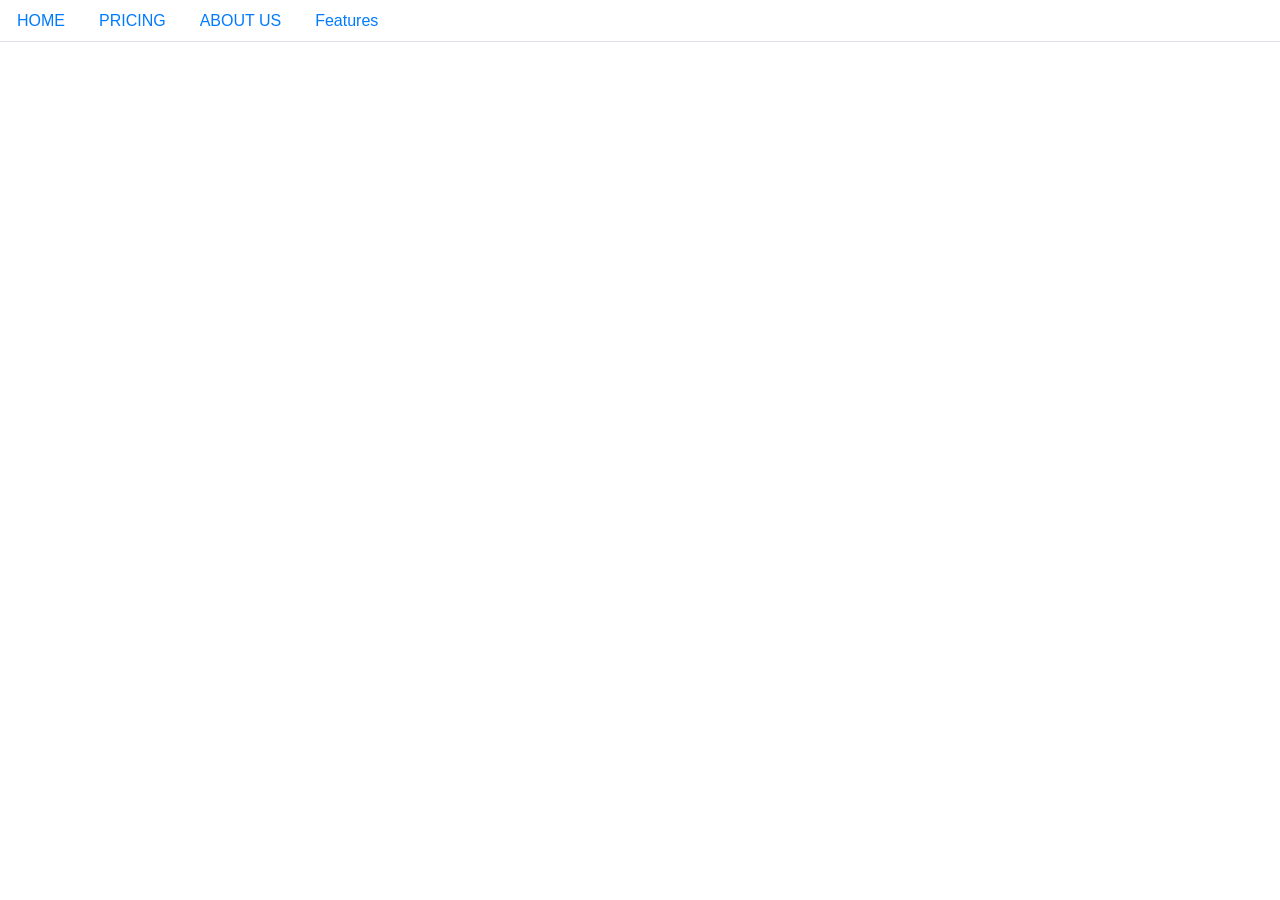
<file: homepage/index.html>
<!DOCTYPE HTML>

<meta http-equiv="X-UA-Compatible" content="IE=edge">
<meta name="viewport" content="width=device-width, initial-scale=1.0">
<link href="css/bootstrap-4.4.1.css" rel="stylesheet" type="text/css">
<ul class="nav nav-tabs">
  <li class="nav-item"> <a class="nav-link" href="#HOME">HOME</a> </li>
  <li class="nav-item"> <a class="nav-link" href="#PRICING">PRICING</a> </li>
  <li class="nav-item"> <a class="nav-link" href="#ABOUT_US">ABOUT US</a> </li>
  <li class="nav-item"> <a class="nav-link" href="#FEATURES">Features</a> </li>
</ul>
<a href="#HOME"></a><meta name="description" content="This is a website where you can use to make and take test from a student in an extremely secured website. We have a timer and a number of other features to prevent students from cheating."></a>
</file>
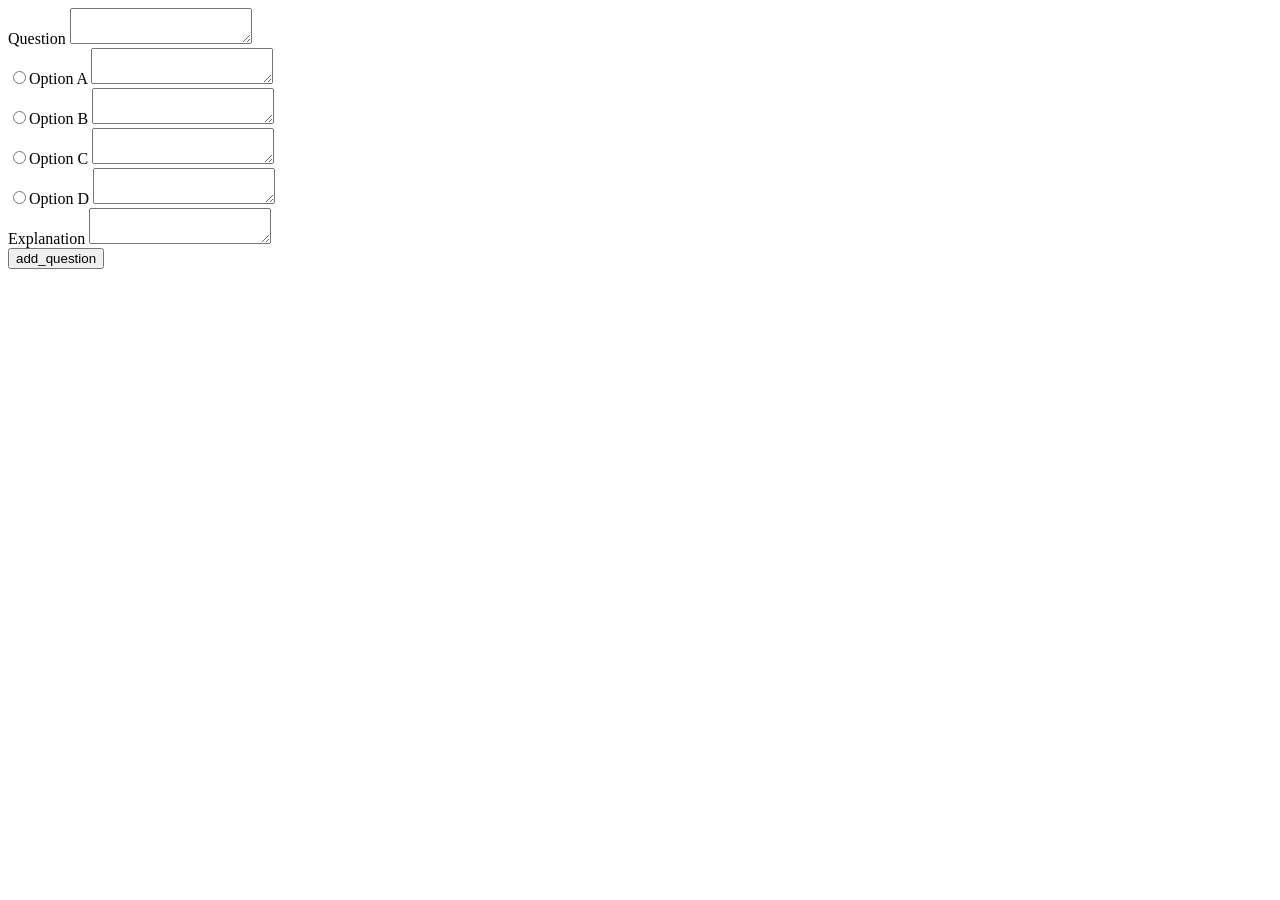
<file: add_question.html>
<!DOCTYPE html>
<html lang="en">
<head>
    <script src="https://cdn.tiny.cloud/1/n68z02rtov5tj3fyw2jjrelct2ua301hltonpdwn1vovd1f7/tinymce/5/tinymce.min.js" referrerpolicy="origin"></script>
    <meta charset="UTF-8">
    <meta http-equiv="X-UA-Compatible" content="IE=edge">
    <meta name="viewport" content="width=device-width, initial-scale=1.0">
    <title>Question add</title>
	
</head>
<body>
	<script>
		function getCookie(cname) {
			let name = cname + "=";
			let decodedCookie = decodeURIComponent(document.cookie);
			let ca = decodedCookie.split(';');
			for(let i = 0; i <ca.length; i++) {
				let c = ca[i];
				while (c.charAt(0) == ' ') {
				c = c.substring(1);
				}
				if (c.indexOf(name) == 0) {
				return c.substring(name.length, c.length);
				}
			}
			return "";
		}
		
			var session = getCookie("SESSIONid");
			console.log(session);
		
			if (session == null) {
				window.location.replace("/index.php");
			}
	</script>
    <form action="q_add.php" type="GET" id="f_id">
        <label>Question</label>
	    <textarea form="f_id" name="question">
	    </textarea><br>

        <input type="radio" name="cor_ans" value="A"><label>Option A</label>
	    <textarea form="f_id" name="option_a">
	    </textarea><br>

        <input type="radio" name="cor_ans" value="B"><label>Option B</label>
	    <textarea form="f_id" name="option_b">
	    </textarea><br>   

        <input type="radio" name="cor_ans" value="C"><label>Option C</label>
	    <textarea form="f_id" name="option_c">
	    </textarea><br> 

        <input type="radio" name="cor_ans" value="D"><label>Option D</label>
	    <textarea form="f_id" name="option_d">
	    </textarea><br>
        
        <label>Explanation</label>
	    <textarea form="f_id" name="explanation">
	    </textarea><br>

        <input type="submit" value="add_question">
    </form>

    <script>
		tinymce.init({
		selector: 'textarea',
		plugins: 'a11ychecker advcode casechange export formatpainter linkchecker autolink lists checklist media mediaembed pageembed permanentpen powerpaste table advtable tinycomments tinymcespellchecker',
		toolbar: 'a11ycheck addcomment showcomments casechange checklist code export formatpainter pageembed permanentpen table',
		toolbar_mode: 'floating', 
		tinycomments_mode: 'embedded',
		tinycomments_author: 'Bikram Ghuku', 
    })
	</script>
</body>
</html>
</file>
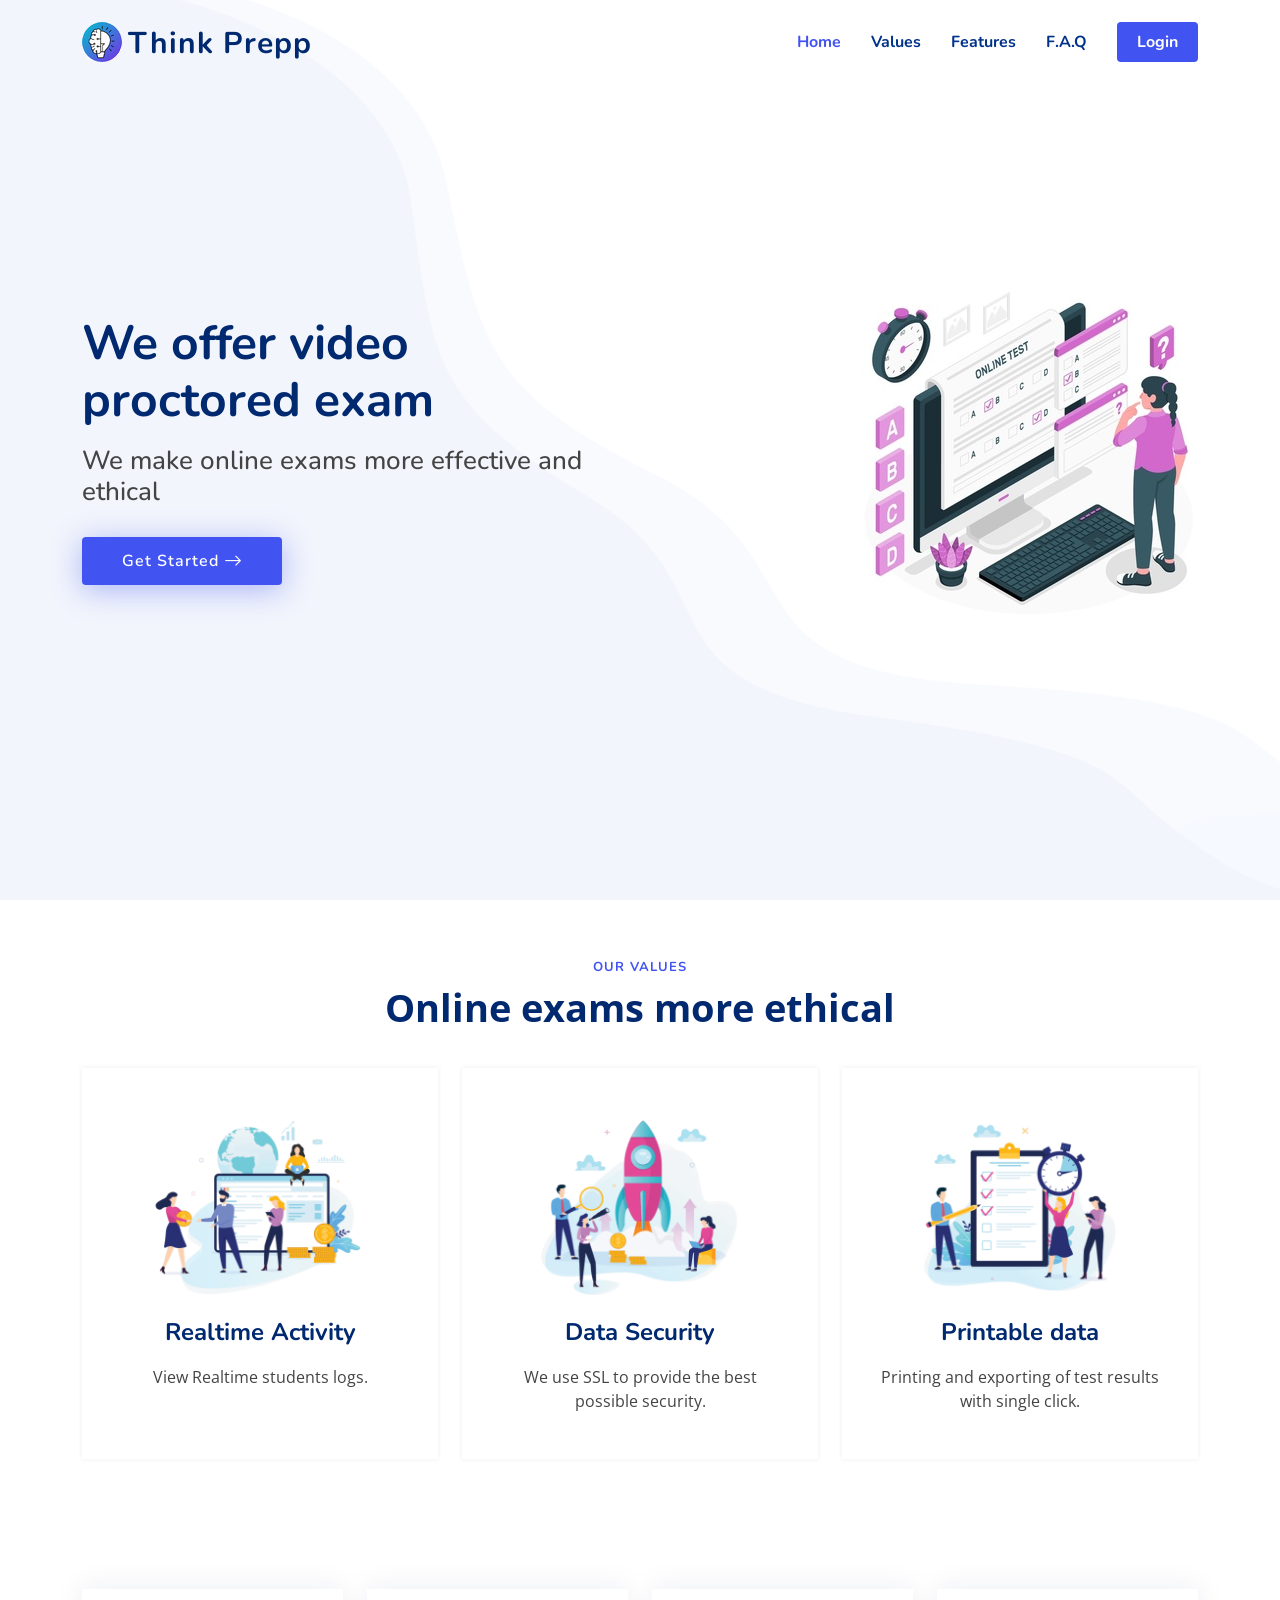
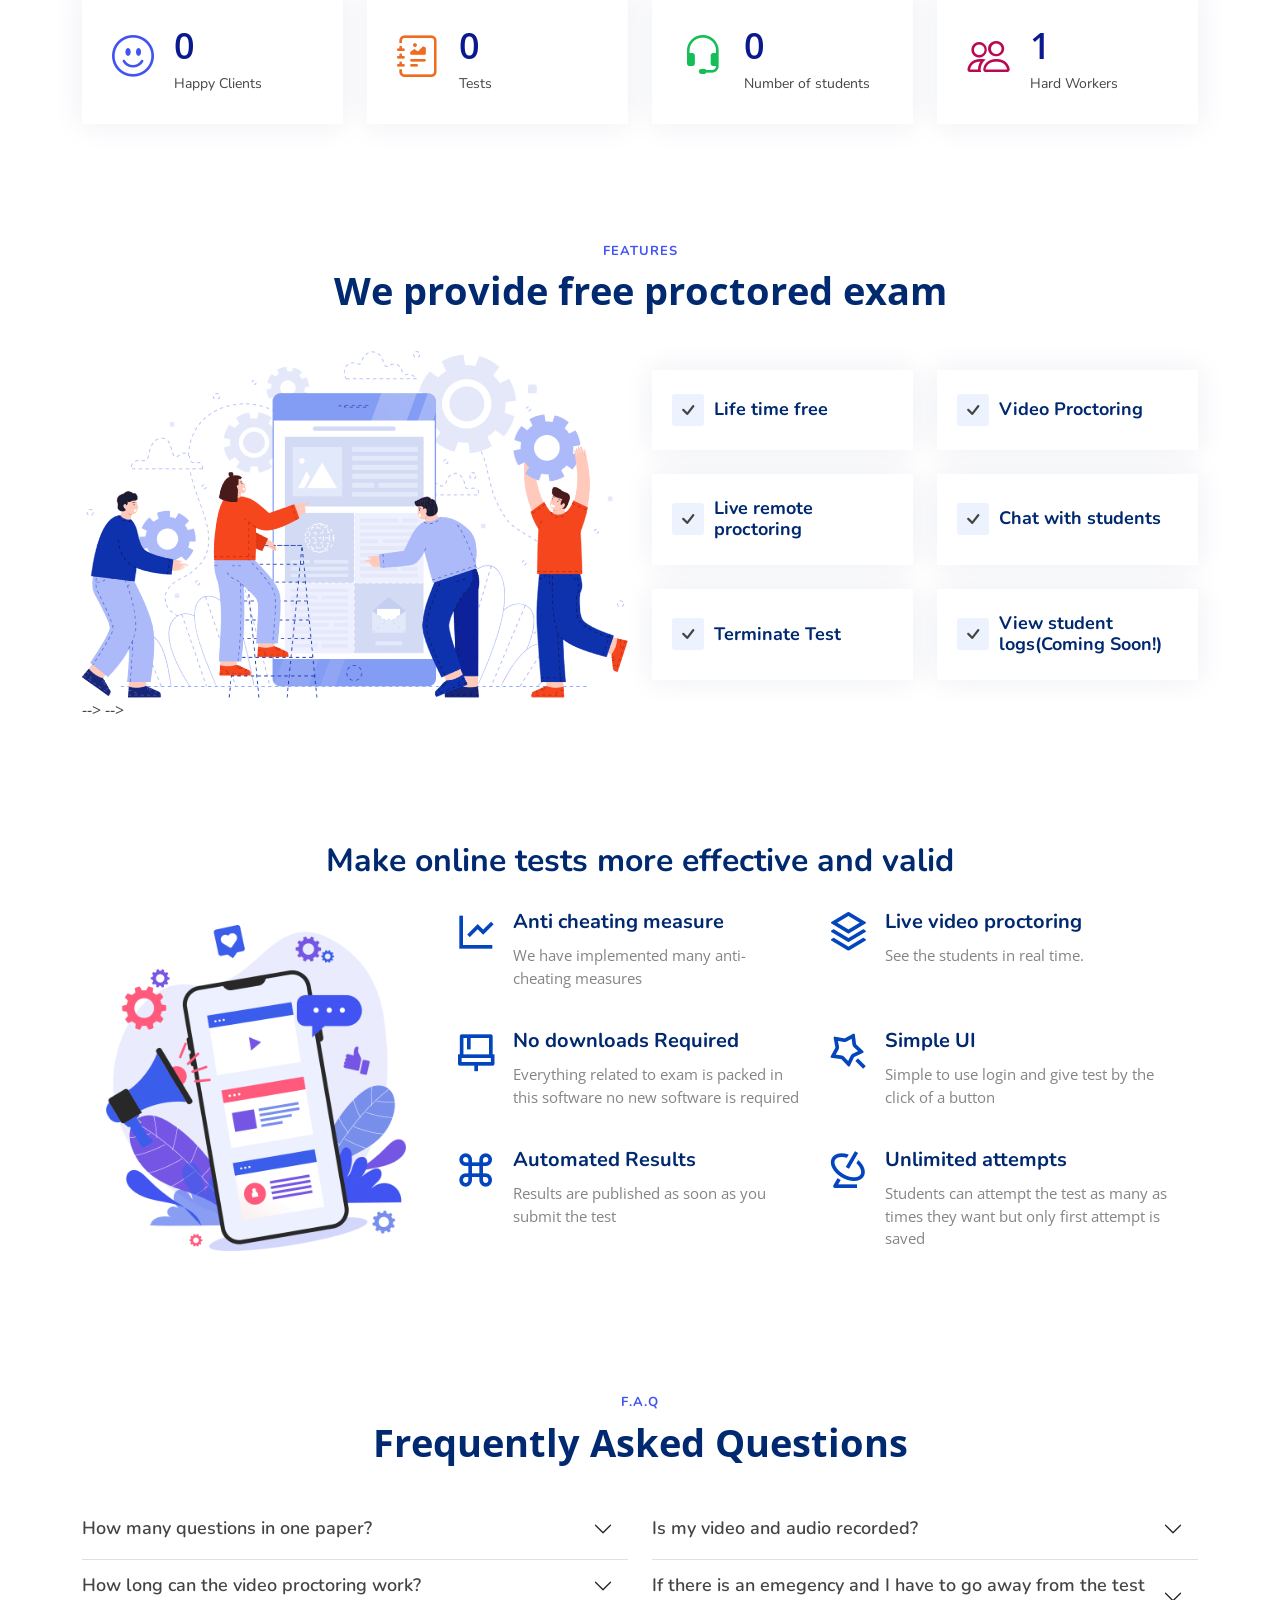
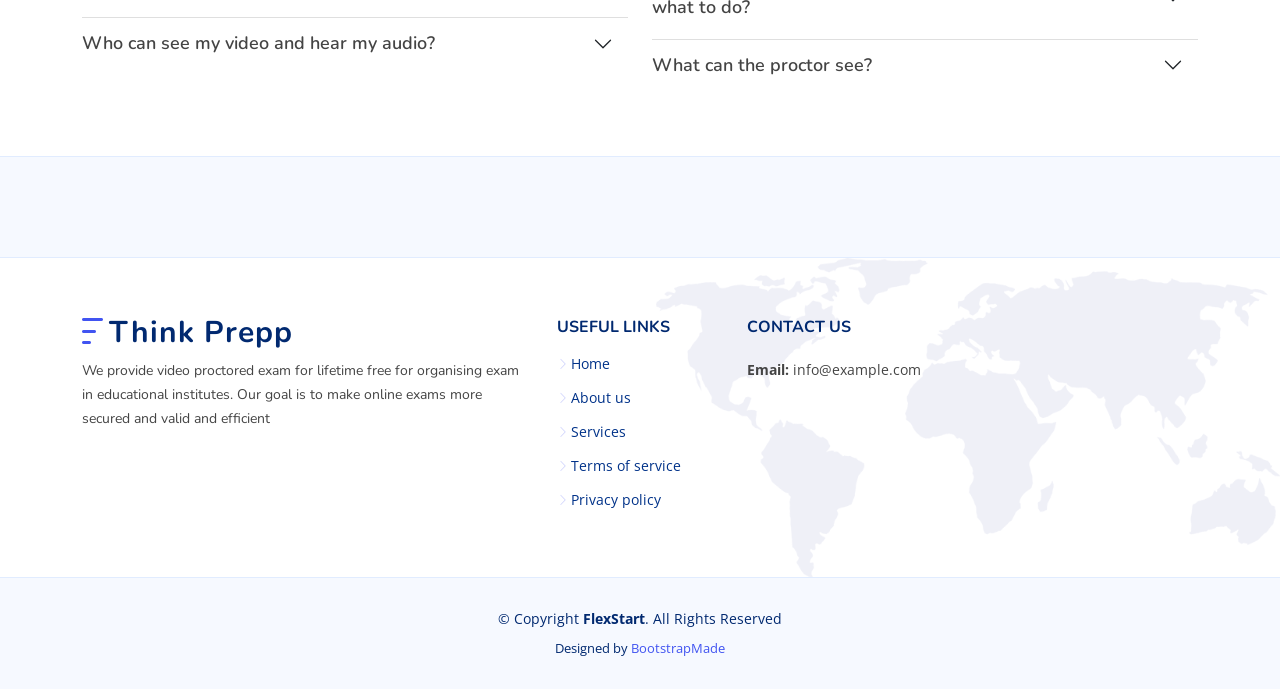
<file: landing.htm>
<!DOCTYPE html>
<html lang="en">

<head>
  <meta charset="utf-8">
  <meta content="width=device-width, initial-scale=1.0" name="viewport">

  <title>Think Prepp</title>
  <meta content="" name="description">

  <meta content="" name="keywords">

  <!-- Favicons -->
  <link href="assets/img/logo_tink_prepp.ico" rel="icon">
  <link href="assets/img/apple-touch-icon.png" rel="apple-touch-icon">

  <!-- Google Fonts -->
  <link href="https://fonts.googleapis.com/css?family=Open+Sans:300,300i,400,400i,600,600i,700,700i|Nunito:300,300i,400,400i,600,600i,700,700i|Poppins:300,300i,400,400i,500,500i,600,600i,700,700i" rel="stylesheet">

  <!-- Vendor CSS Files -->
  <link href="assets/vendor/bootstrap/css/bootstrap.min.css" rel="stylesheet">
  <link href="assets/vendor/bootstrap-icons/bootstrap-icons.css" rel="stylesheet">
  <link href="assets/vendor/aos/aos.css" rel="stylesheet">
  <link href="assets/vendor/remixicon/remixicon.css" rel="stylesheet">
  <link href="assets/vendor/swiper/swiper-bundle.min.css" rel="stylesheet">
  <link href="assets/vendor/glightbox/css/glightbox.min.css" rel="stylesheet">

  <!-- Template Main CSS File -->
  <link href="assets/css/style.css" rel="stylesheet">

  <!-- =======================================================
  * Template Name: FlexStart - v1.7.0
  * Template URL: https://bootstrapmade.com/flexstart-bootstrap-startup-template/
  * Author: BootstrapMade.com
  * License: https://bootstrapmade.com/license/
  ======================================================== -->
</head>

<body>

  <!-- ======= Header ======= -->
  <header id="header" class="header fixed-top">
    <div class="container-fluid container-xl d-flex align-items-center justify-content-between">

      <a href="index.html" class="logo d-flex align-items-center">
        <img src="assets/img/logo_tink_prepp.png" alt="">
        <span>Think Prepp</span>
      </a>

      <nav id="navbar" class="navbar">
        <ul>
          <li><a class="nav-link scrollto active" href="#hero">Home</a></li>
          <!-- <li><a class="nav-link scrollto" href="#about">About</a></li> -->
          <li><a class="nav-link scrollto" href="#values">Values</a></li>
          <li><a class="nav-link scrollto" href="#features">Features</a></li>
          <!-- <li><a class="nav-link scrollto" href="#team">Team</a></li> -->
          <li><a class="nav-link scrollto" href="#faq">F.A.Q</a></li>
          <li><a class="getstarted scrollto" href="./login.htm">Login</a></li>
        </ul>
        <i class="bi bi-list mobile-nav-toggle"></i>
      </nav><!-- .navbar -->

    </div>
  </header><!-- End Header -->

  <!-- ======= Hero Section ======= -->
  <section id="hero" class="hero d-flex align-items-center">

    <div class="container">
      <div class="row">
        <div class="col-lg-6 d-flex flex-column justify-content-center">
          <h1 data-aos="fade-up">We offer video proctored exam</h1>
          <h2 data-aos="fade-up" data-aos-delay="400">We make online exams more effective and ethical</h2>
          <div data-aos="fade-up" data-aos-delay="600">
            <div class="text-center text-lg-start">
              <a href="#about" class="btn-get-started scrollto d-inline-flex align-items-center justify-content-center align-self-center">
                <span>Get Started</span>
                <i class="bi bi-arrow-right"></i>
              </a>
            </div>
          </div>
        </div>
        <div class="col-lg-6 hero-img" data-aos="zoom-out" data-aos-delay="200">
          <img src="assets/img/main.jpg" class="img-fluid" alt="">
        </div>
      </div>
    </div>

  </section><!-- End Hero -->

  <main id="main">
    <!-- ======= About Section ======= -->
    <!-- <section id="about" class="about">

      <div class="container" data-aos="fade-up">
        <div class="row gx-0">

          <div class="col-lg-6 d-flex flex-column justify-content-center" data-aos="fade-up" data-aos-delay="200">
            <div class="content">
              <h3>Who We Are</h3>
              <h2>Myself Bikram Ghuku and I developed this website</h2>
              <p>
                
              </p>
              <div class="text-center text-lg-start">
                <a href="#" class="btn-read-more d-inline-flex align-items-center justify-content-center align-self-center">
                  <span>Read More</span>
                  <i class="bi bi-arrow-right"></i>
                </a>
              </div>
            </div>
          </div>

          <div class="col-lg-6 d-flex align-items-center" data-aos="zoom-out" data-aos-delay="200">
            <img src="assets/img/about.jpg" class="img-fluid" alt="">
          </div>

        </div>
      </div>

    </section> --><!-- End About Section -->

    <!-- ======= Values Section ======= -->
    <section id="values" class="values">

      <div class="container" data-aos="fade-up">

        <header class="section-header">
          <h2>Our Values</h2>
          <p>Online exams more ethical</p>
        </header>

        <div class="row">

          <div class="col-lg-4">
            <div class="box" data-aos="fade-up" data-aos-delay="200">
              <img src="assets/img/values-1.png" class="img-fluid" alt="">
              <h3>Realtime Activity</h3>
              <p>View Realtime students logs.</p>
            </div>
          </div>

          <div class="col-lg-4 mt-4 mt-lg-0">
            <div class="box" data-aos="fade-up" data-aos-delay="400">
              <img src="assets/img/values-2.png" class="img-fluid" alt="">
              <h3>Data Security</h3>
              <p>We use SSL to provide the best possible security.</p>
            </div>
          </div>

          <div class="col-lg-4 mt-4 mt-lg-0">
            <div class="box" data-aos="fade-up" data-aos-delay="600">
              <img src="assets/img/values-3.png" class="img-fluid" alt="">
              <h3>Printable data</h3>
              <p>Printing and exporting of test results with single click.</p>
            </div>
          </div>

        </div>

      </div>

    </section><!-- End Values Section -->

    <!-- ======= Counts Section ======= -->
    <section id="counts" class="counts">
      <div class="container" data-aos="fade-up">

        <div class="row gy-4">

          <div class="col-lg-3 col-md-6">
            <div class="count-box">
              <i class="bi bi-emoji-smile"></i>
              <div>
                <span data-purecounter-start="0" data-purecounter-end="0" data-purecounter-duration="1" class="purecounter"></span>
                <p>Happy Clients</p>
              </div>
            </div>
          </div>

          <div class="col-lg-3 col-md-6">
            <div class="count-box">
              <i class="bi bi-journal-richtext" style="color: #ee6c20;"></i>
              <div>
                <span data-purecounter-start="0" data-purecounter-end="0" data-purecounter-duration="1" class="purecounter"></span>
                <p>Tests</p>
              </div>
            </div>
          </div>

          <div class="col-lg-3 col-md-6">
            <div class="count-box">
              <i class="bi bi-headset" style="color: #15be56;"></i>
              <div>
                <span data-purecounter-start="0" data-purecounter-end="0" data-purecounter-duration="1" class="purecounter"></span>
                <p>Number of students</p>
              </div>
            </div>
          </div>

          <div class="col-lg-3 col-md-6">
            <div class="count-box">
              <i class="bi bi-people" style="color: #bb0852;"></i>
              <div>
                <span data-purecounter-start="0" data-purecounter-end="1" data-purecounter-duration="1" class="purecounter"></span>
                <p>Hard Workers</p>
              </div>
            </div>
          </div>

        </div>

      </div>
    </section><!-- End Counts Section -->

    <!-- ======= Features Section ======= -->
    <section id="features" class="features">

      <div class="container" data-aos="fade-up">

        <header class="section-header">
          <h2>Features</h2>
          <p>We provide free proctored exam</p>
        </header>

        <div class="row">

          <div class="col-lg-6">
            <img src="assets/img/features.png" class="img-fluid" alt="">
          </div>

          <div class="col-lg-6 mt-5 mt-lg-0 d-flex">
            <div class="row align-self-center gy-4">

              <div class="col-md-6" data-aos="zoom-out" data-aos-delay="200">
                <div class="feature-box d-flex align-items-center">
                  <i class="bi bi-check"></i>
                  <h3>Life time free</h3>
                </div>
              </div>

              <div class="col-md-6" data-aos="zoom-out" data-aos-delay="300">
                <div class="feature-box d-flex align-items-center">
                  <i class="bi bi-check"></i>
                  <h3>Video Proctoring</h3>
                </div>
              </div>

              <div class="col-md-6" data-aos="zoom-out" data-aos-delay="400">
                <div class="feature-box d-flex align-items-center">
                  <i class="bi bi-check"></i>
                  <h3>Live remote proctoring</h3>
                </div>
              </div>

              <div class="col-md-6" data-aos="zoom-out" data-aos-delay="500">
                <div class="feature-box d-flex align-items-center">
                  <i class="bi bi-check"></i>
                  <h3>Chat with students</h3>
                </div>
              </div>

              <div class="col-md-6" data-aos="zoom-out" data-aos-delay="600">
                <div class="feature-box d-flex align-items-center">
                  <i class="bi bi-check"></i>
                  <h3>Terminate Test</h3>
                </div>
              </div>

              <div class="col-md-6" data-aos="zoom-out" data-aos-delay="700">
                <div class="feature-box d-flex align-items-center">
                  <i class="bi bi-check"></i>
                  <h3>View student logs(Coming Soon!)</h3>
                </div>
              </div>

            </div>
          </div>

        </div> <!-- / row -->

        <!-- Feature Tabs -->
        <!-- <div class="row feture-tabs" data-aos="fade-up"> -->
          <!-- <div class="col-lg-6"> -->
            <!-- <h3>Neque officiis dolore maiores et exercitationem quae est seda lidera pat claero</h3> -->

            <!--Tabs-->
            <!-- <ul class="nav nav-pills mb-3"> -->
              <!-- <li> -->
                <!-- <a class="nav-link active" data-bs-toggle="pill" href="#tab1">Saepe fuga</a> -->
              <!-- </li> -->
              <!-- <li> -->
                <!-- <a class="nav-link" data-bs-toggle="pill" href="#tab2">Voluptates</a> -->
              <!-- </li> -->
              <!-- <li> -->
                <!-- <a class="nav-link" data-bs-toggle="pill" href="#tab3">Corrupti</a> -->
              <!-- </li> -->
            <!-- </ul><!-- End Tabs --> 

            <!--Tab Content-->
            <!-- <div class="tab-content"> -->

              <!-- <div class="tab-pane fade show active" id="tab1"> -->
                <!-- <p>Consequuntur inventore voluptates consequatur aut vel et. Eos doloribus expedita. Sapiente atque consequatur minima nihil quae aspernatur quo suscipit voluptatem.</p> -->
                <!-- <div class="d-flex align-items-center mb-2"> -->
                  <!-- <i class="bi bi-check2"></i> -->
                  <!-- <h4>Repudiandae rerum velit modi et officia quasi facilis</h4> -->
                <!-- </div> -->
                <!-- <p>Laborum omnis voluptates voluptas qui sit aliquam blanditiis. Sapiente minima commodi dolorum non eveniet magni quaerat nemo et.</p> -->
                <!-- <div class="d-flex align-items-center mb-2"> -->
                  <!-- <i class="bi bi-check2"></i> -->
                  <!-- <h4>Incidunt non veritatis illum ea ut nisi</h4> -->
                <!-- </div> -->
                <!-- <p>Non quod totam minus repellendus autem sint velit. Rerum debitis facere soluta tenetur. Iure molestiae assumenda sunt qui inventore eligendi voluptates nisi at. Dolorem quo tempora. Quia et perferendis.</p> -->
              <!-- </div><!-- End Tab 1 Content --> -->

              <!-- <div class="tab-pane fade show" id="tab2"> -->
                <!-- <p>Consequuntur inventore voluptates consequatur aut vel et. Eos doloribus expedita. Sapiente atque consequatur minima nihil quae aspernatur quo suscipit voluptatem.</p> -->
                <!-- <div class="d-flex align-items-center mb-2"> -->
                  <!-- <i class="bi bi-check2"></i> -->
                  <!-- <h4>Repudiandae rerum velit modi et officia quasi facilis</h4> -->
                <!-- </div> -->
                <!-- <p>Laborum omnis voluptates voluptas qui sit aliquam blanditiis. Sapiente minima commodi dolorum non eveniet magni quaerat nemo et.</p> -->
                <!-- <div class="d-flex align-items-center mb-2"> -->
                  <!-- <i class="bi bi-check2"></i> -->
                  <!-- <h4>Incidunt non veritatis illum ea ut nisi</h4> -->
                <!-- </div> -->
                <!-- <p>Non quod totam minus repellendus autem sint velit. Rerum debitis facere soluta tenetur. Iure molestiae assumenda sunt qui inventore eligendi voluptates nisi at. Dolorem quo tempora. Quia et perferendis.</p> -->
              <!-- </div><!-- End Tab 2 Content -->

              <!-- <div class="tab-pane fade show" id="tab3"> -->
                <!-- <p>Consequuntur inventore voluptates consequatur aut vel et. Eos doloribus expedita. Sapiente atque consequatur minima nihil quae aspernatur quo suscipit voluptatem.</p> -->
                <!-- <div class="d-flex align-items-center mb-2"> -->
                  <!-- <i class="bi bi-check2"></i> -->
                  <!-- <h4>Repudiandae rerum velit modi et officia quasi facilis</h4> -->
                <!-- </div> -->
                <!-- <p>Laborum omnis voluptates voluptas qui sit aliquam blanditiis. Sapiente minima commodi dolorum non eveniet magni quaerat nemo et.</p> -->
                <!-- <div class="d-flex align-items-center mb-2"> -->
                  <!-- <i class="bi bi-check2"></i> -->
                  <!-- <h4>Incidunt non veritatis illum ea ut nisi</h4> -->
                <!-- </div> -->
                <!-- <p>Non quod totam minus repellendus autem sint velit. Rerum debitis facere soluta tenetur. Iure molestiae assumenda sunt qui inventore eligendi voluptates nisi at. Dolorem quo tempora. Quia et perferendis.</p> -->
              <!-- </div><!-- End Tab 3 Content -->

            <!-- </div> -->

          <!-- </div> -->

          <!-- <div class="col-lg-6"> -->
            <!-- <img src="assets/img/features-2.png" class="img-fluid" alt=""> -->
          <!-- </div> -->

        <!-- </div><!-- End Feature Tabs --> -->

        <!-- Feature Icons -->
        <div class="row feature-icons" data-aos="fade-up">
          <h3>Make online tests more effective and valid</h3>

          <div class="row">

            <div class="col-xl-4 text-center" data-aos="fade-right" data-aos-delay="100">
              <img src="assets/img/features-3.png" class="img-fluid p-4" alt="">
            </div>

            <div class="col-xl-8 d-flex content">
              <div class="row align-self-center gy-4">

                <div class="col-md-6 icon-box" data-aos="fade-up">
                  <i class="ri-line-chart-line"></i>
                  <div>
                    <h4>Anti cheating measure</h4>
                    <p>We have implemented many anti-cheating measures</p>
                  </div>
                </div>

                <div class="col-md-6 icon-box" data-aos="fade-up" data-aos-delay="100">
                  <i class="ri-stack-line"></i>
                  <div>
                    <h4>Live video proctoring</h4>
                    <p>See the students in real time.</p>
                  </div>
                </div>

                <div class="col-md-6 icon-box" data-aos="fade-up" data-aos-delay="200">
                  <i class="ri-brush-4-line"></i>
                  <div>
                    <h4>No downloads Required</h4>
                    <p>Everything related to exam is packed in this software no new software is required</p>
                  </div>
                </div>

                <div class="col-md-6 icon-box" data-aos="fade-up" data-aos-delay="300">
                  <i class="ri-magic-line"></i>
                  <div>
                    <h4>Simple UI</h4>
                    <p>Simple to use login and give test by the click of a button</p>
                  </div>
                </div>

                <div class="col-md-6 icon-box" data-aos="fade-up" data-aos-delay="400">
                  <i class="ri-command-line"></i>
                  <div>
                    <h4>Automated Results</h4>
                    <p>Results are published as soon as you submit the test</p>
                  </div>
                </div>

                <div class="col-md-6 icon-box" data-aos="fade-up" data-aos-delay="500">
                  <i class="ri-radar-line"></i>
                  <div>
                    <h4>Unlimited attempts</h4>
                    <p>Students can attempt the test as many as times they want but only first attempt is saved</p>
                  </div>
                </div>

              </div>
            </div>

          </div>

        </div><!-- End Feature Icons -->

      </div>

    </section><!-- End Features Section -->

    <!-- ======= Services Section ======= -->
    <!-- <section id="services" class="services"> -->

      <!-- <div class="container" data-aos="fade-up"> -->

        <!-- <header class="section-header"> -->
          <!-- <h2>Services</h2> -->
          <!-- <p>We offer video proctored exam for 100% free lifetime</p> -->
        <!-- </header> -->

        <!-- <div class="row gy-4"> -->

          <!-- <div class="col-lg-4 col-md-6" data-aos="fade-up" data-aos-delay="200">
            <div class="service-box blue">
              <i class="ri-discuss-line icon"></i>
              <h3>Nesciunt Mete</h3>
              <p>Provident nihil minus qui consequatur non omnis maiores. Eos accusantium minus dolores iure perferendis tempore et consequatur.</p>
              <a href="#" class="read-more"><span>Read More</span> <i class="bi bi-arrow-right"></i></a>
            </div>
          </div> -->

          <!-- <div class="col-lg-4 col-md-6" data-aos="fade-up" data-aos-delay="300"> -->
            <!-- <div class="service-box orange"> -->
              <!-- <i class="ri-discuss-line icon"></i> -->
              <!-- <h3>Eosle Commodi</h3> -->
              <!-- <p>Ut autem aut autem non a. Sint sint sit facilis nam iusto sint. Libero corrupti neque eum hic non ut nesciunt dolorem.</p> -->
              <!-- <a href="#" class="read-more"><span>Read More</span> <i class="bi bi-arrow-right"></i></a> -->
            <!-- </div> -->
          <!-- </div> -->

          <!-- <div class="col-lg-4 col-md-6" data-aos="fade-up" data-aos-delay="400"> -->
            <!-- <div class="service-box green"> -->
              <!-- <i class="ri-discuss-line icon"></i> -->
              <!-- <h3>Ledo Markt</h3> -->
              <!-- <p>Ut excepturi voluptatem nisi sed. Quidem fuga consequatur. Minus ea aut. Vel qui id voluptas adipisci eos earum corrupti.</p> -->
              <!-- <a href="#" class="read-more"><span>Read More</span> <i class="bi bi-arrow-right"></i></a> -->
            <!-- </div> -->
          <!-- </div> -->

          <!-- <div class="col-lg-4 col-md-6" data-aos="fade-up" data-aos-delay="500"> -->
            <!-- <div class="service-box red"> -->
              <!-- <i class="ri-discuss-line icon"></i> -->
              <!-- <h3>Asperiores Commodi</h3> -->
              <!-- <p>Non et temporibus minus omnis sed dolor esse consequatur. Cupiditate sed error ea fuga sit provident adipisci neque.</p> -->
              <!-- <a href="#" class="read-more"><span>Read More</span> <i class="bi bi-arrow-right"></i></a> -->
            <!-- </div> -->
          <!-- </div> -->

          <!-- <div class="col-lg-4 col-md-6" data-aos="fade-up" data-aos-delay="600"> -->
            <!-- <div class="service-box purple"> -->
              <!-- <i class="ri-discuss-line icon"></i> -->
              <!-- <h3>Velit Doloremque.</h3> -->
              <!-- <p>Cumque et suscipit saepe. Est maiores autem enim facilis ut aut ipsam corporis aut. Sed animi at autem alias eius labore.</p> -->
              <!-- <a href="#" class="read-more"><span>Read More</span> <i class="bi bi-arrow-right"></i></a> -->
            <!-- </div> -->
          <!-- </div> -->

          <!-- <div class="col-lg-4 col-md-6" data-aos="fade-up" data-aos-delay="700"> -->
            <!-- <div class="service-box pink"> -->
              <!-- <i class="ri-discuss-line icon"></i> -->
              <!-- <h3>Dolori Architecto</h3> -->
              <!-- <p>Hic molestias ea quibusdam eos. Fugiat enim doloremque aut neque non et debitis iure. Corrupti recusandae ducimus enim.</p> -->
              <!-- <a href="#" class="read-more"><span>Read More</span> <i class="bi bi-arrow-right"></i></a> -->
            <!-- </div> -->
          <!-- </div> -->

        <!-- </div> -->

      <!-- </div> -->

    <!-- </section><!-- End Services Section -->

    <!-- ======= Pricing Section ======= -->
    <!-- <section id="pricing" class="pricing"> -->

      <!-- <div class="container" data-aos="fade-up"> -->

        <!-- <header class="section-header"> -->
          <!-- <h2>Pricing</h2> -->
          <!-- <p>Check our Pricing</p> -->
        <!-- </header> -->

        <!-- <div class="row gy-4" data-aos="fade-left"> -->

          <!-- <div class="col-lg-3 col-md-6" data-aos="zoom-in" data-aos-delay="100"> -->
            <!-- <div class="box"> -->
              <!-- <h3 style="color: #07d5c0;">Free Plan</h3> -->
              <!-- <div class="price"><sup>$</sup>0<span> / mo</span></div> -->
              <!-- <img src="assets/img/pricing-free.png" class="img-fluid" alt=""> -->
              <!-- <ul> -->
                <!-- <li>Aida dere</li> -->
                <!-- <li>Nec feugiat nisl</li> -->
                <!-- <li>Nulla at volutpat dola</li> -->
                <!-- <li class="na">Pharetra massa</li> -->
                <!-- <li class="na">Massa ultricies mi</li> -->
              <!-- </ul> -->
              <!-- <a href="#" class="btn-buy">Buy Now</a> -->
            <!-- </div> -->
          <!-- </div> -->

        <!-- </div> -->

      <!-- </div> -->

    <!-- </section><!-- End Pricing Section -->

    <!-- ======= F.A.Q Section ======= -->
    <section id="faq" class="faq">

      <div class="container" data-aos="fade-up">

        <header class="section-header">
          <h2>F.A.Q</h2>
          <p>Frequently Asked Questions</p>
        </header>

        <div class="row">
          <div class="col-lg-6">
            <!-- F.A.Q List 1-->
            <div class="accordion accordion-flush" id="faqlist1">
              <div class="accordion-item">
                <h2 class="accordion-header">
                  <button class="accordion-button collapsed" type="button" data-bs-toggle="collapse" data-bs-target="#faq-content-1">
                    How many questions in one paper?
                  </button>
                </h2>
                <div id="faq-content-1" class="accordion-collapse collapse" data-bs-parent="#faqlist1">
                  <div class="accordion-body">
					Currently we have <strong>5 question per paper</strong>, we are working on the new quiz interface for unlimited questions.
                  </div>
                </div>
              </div>

              <div class="accordion-item">
                <h2 class="accordion-header">
                  <button class="accordion-button collapsed" type="button" data-bs-toggle="collapse" data-bs-target="#faq-content-2">
                    How long can the video proctoring work?
                  </button>
                </h2>
                <div id="faq-content-2" class="accordion-collapse collapse" data-bs-parent="#faqlist1">
                  <div class="accordion-body">
					It's lifetime free so it will work forever, it uses WebRTC for video communication.
                  </div>
                </div>
              </div>

              <div class="accordion-item">
                <h2 class="accordion-header">
                  <button class="accordion-button collapsed" type="button" data-bs-toggle="collapse" data-bs-target="#faq-content-3">
                    Who can see my video and hear my audio?
                  </button>
                </h2>
                <div id="faq-content-3" class="accordion-collapse collapse" data-bs-parent="#faqlist1">
                  <div class="accordion-body">
                    Your video are only streamed to your teachers and institue account nobody other than your institute members can view your video
                  </div>
                </div>
              </div>

            </div>
          </div>

          <div class="col-lg-6">

            <!-- F.A.Q List 2-->
            <div class="accordion accordion-flush" id="faqlist2">

              <div class="accordion-item">
                <h2 class="accordion-header">
                  <button class="accordion-button collapsed" type="button" data-bs-toggle="collapse" data-bs-target="#faq2-content-1">
                    Is my video and audio recorded?
                  </button>
                </h2>
                <div id="faq2-content-1" class="accordion-collapse collapse" data-bs-parent="#faqlist2">
                  <div class="accordion-body">
                    Your video and audio is <strong>NOT</strong> recorded by us but if your institute use screen recorder then only the video is recorded
                  </div>
                </div>
              </div>

              <div class="accordion-item">
                <h2 class="accordion-header">
                  <button class="accordion-button collapsed" type="button" data-bs-toggle="collapse" data-bs-target="#faq2-content-2">
                    If there is an emegency and I have to go away from the test what to do?
                  </button>
                </h2>
                <div id="faq2-content-2" class="accordion-collapse collapse" data-bs-parent="#faqlist2">
                  <div class="accordion-body">
						Tell your proctor about the same using your microphone, the proctor will pause the test <strong>do not escape fullscreen</strong> after your proctor has paused the test
                  </div>
                </div>
              </div>

              <div class="accordion-item">
                <h2 class="accordion-header">
                  <button class="accordion-button collapsed" type="button" data-bs-toggle="collapse" data-bs-target="#faq2-content-3">
                    What can the proctor see?
                  </button>
                </h2>
                <div id="faq2-content-3" class="accordion-collapse collapse" data-bs-parent="#faqlist2">
                  <div class="accordion-body">
                     The proctor can understand if you escape fullscreen, switch tab, refresh page and also can see you <strong>realtime through video and sound.</strong>
                  </div>
                </div>
              </div>

            </div>
          </div>

        </div>

      </div>

    </section><!-- End F.A.Q Section -->

    <!-- ======= Portfolio Section ======= -->
    <!-- <section id="portfolio" class="portfolio">

      <div class="container" data-aos="fade-up">

        <header class="section-header">
          <h2>Portfolio</h2>
          <p>Check our latest work</p>
        </header>

        <div class="row" data-aos="fade-up" data-aos-delay="100">
          <div class="col-lg-12 d-flex justify-content-center">
            <ul id="portfolio-flters">
              <li data-filter="*" class="filter-active">All</li>
              <li data-filter=".filter-app">App</li>
              <li data-filter=".filter-card">Card</li>
              <li data-filter=".filter-web">Web</li>
            </ul>
          </div>
        </div>

        <div class="row gy-4 portfolio-container" data-aos="fade-up" data-aos-delay="200">

          <div class="col-lg-4 col-md-6 portfolio-item filter-app">
            <div class="portfolio-wrap">
              <img src="assets/img/portfolio/portfolio-1.jpg" class="img-fluid" alt="">
              <div class="portfolio-info">
                <h4>App 1</h4>
                <p>App</p>
                <div class="portfolio-links">
                  <a href="assets/img/portfolio/portfolio-1.jpg" data-gallery="portfolioGallery" class="portfokio-lightbox" title="App 1"><i class="bi bi-plus"></i></a>
                  <a href="portfolio-details.html" title="More Details"><i class="bi bi-link"></i></a>
                </div>
              </div>
            </div>
          </div>

          <div class="col-lg-4 col-md-6 portfolio-item filter-web">
            <div class="portfolio-wrap">
              <img src="assets/img/portfolio/portfolio-2.jpg" class="img-fluid" alt="">
              <div class="portfolio-info">
                <h4>Web 3</h4>
                <p>Web</p>
                <div class="portfolio-links">
                  <a href="assets/img/portfolio/portfolio-2.jpg" data-gallery="portfolioGallery" class="portfokio-lightbox" title="Web 3"><i class="bi bi-plus"></i></a>
                  <a href="portfolio-details.html" title="More Details"><i class="bi bi-link"></i></a>
                </div>
              </div>
            </div>
          </div>

          <div class="col-lg-4 col-md-6 portfolio-item filter-app">
            <div class="portfolio-wrap">
              <img src="assets/img/portfolio/portfolio-3.jpg" class="img-fluid" alt="">
              <div class="portfolio-info">
                <h4>App 2</h4>
                <p>App</p>
                <div class="portfolio-links">
                  <a href="assets/img/portfolio/portfolio-3.jpg" data-gallery="portfolioGallery" class="portfokio-lightbox" title="App 2"><i class="bi bi-plus"></i></a>
                  <a href="portfolio-details.html" title="More Details"><i class="bi bi-link"></i></a>
                </div>
              </div>
            </div>
          </div>

          <div class="col-lg-4 col-md-6 portfolio-item filter-card">
            <div class="portfolio-wrap">
              <img src="assets/img/portfolio/portfolio-4.jpg" class="img-fluid" alt="">
              <div class="portfolio-info">
                <h4>Card 2</h4>
                <p>Card</p>
                <div class="portfolio-links">
                  <a href="assets/img/portfolio/portfolio-4.jpg" data-gallery="portfolioGallery" class="portfokio-lightbox" title="Card 2"><i class="bi bi-plus"></i></a>
                  <a href="portfolio-details.html" title="More Details"><i class="bi bi-link"></i></a>
                </div>
              </div>
            </div>
          </div>

          <div class="col-lg-4 col-md-6 portfolio-item filter-web">
            <div class="portfolio-wrap">
              <img src="assets/img/portfolio/portfolio-5.jpg" class="img-fluid" alt="">
              <div class="portfolio-info">
                <h4>Web 2</h4>
                <p>Web</p>
                <div class="portfolio-links">
                  <a href="assets/img/portfolio/portfolio-5.jpg" data-gallery="portfolioGallery" class="portfokio-lightbox" title="Web 2"><i class="bi bi-plus"></i></a>
                  <a href="portfolio-details.html" title="More Details"><i class="bi bi-link"></i></a>
                </div>
              </div>
            </div>
          </div>

          <div class="col-lg-4 col-md-6 portfolio-item filter-app">
            <div class="portfolio-wrap">
              <img src="assets/img/portfolio/portfolio-6.jpg" class="img-fluid" alt="">
              <div class="portfolio-info">
                <h4>App 3</h4>
                <p>App</p>
                <div class="portfolio-links">
                  <a href="assets/img/portfolio/portfolio-6.jpg" data-gallery="portfolioGallery" class="portfokio-lightbox" title="App 3"><i class="bi bi-plus"></i></a>
                  <a href="portfolio-details.html" title="More Details"><i class="bi bi-link"></i></a>
                </div>
              </div>
            </div>
          </div>

          <div class="col-lg-4 col-md-6 portfolio-item filter-card">
            <div class="portfolio-wrap">
              <img src="assets/img/portfolio/portfolio-7.jpg" class="img-fluid" alt="">
              <div class="portfolio-info">
                <h4>Card 1</h4>
                <p>Card</p>
                <div class="portfolio-links">
                  <a href="assets/img/portfolio/portfolio-7.jpg" data-gallery="portfolioGallery" class="portfokio-lightbox" title="Card 1"><i class="bi bi-plus"></i></a>
                  <a href="portfolio-details.html" title="More Details"><i class="bi bi-link"></i></a>
                </div>
              </div>
            </div>
          </div>

          <div class="col-lg-4 col-md-6 portfolio-item filter-card">
            <div class="portfolio-wrap">
              <img src="assets/img/portfolio/portfolio-8.jpg" class="img-fluid" alt="">
              <div class="portfolio-info">
                <h4>Card 3</h4>
                <p>Card</p>
                <div class="portfolio-links">
                  <a href="assets/img/portfolio/portfolio-8.jpg" data-gallery="portfolioGallery" class="portfokio-lightbox" title="Card 3"><i class="bi bi-plus"></i></a>
                  <a href="portfolio-details.html" title="More Details"><i class="bi bi-link"></i></a>
                </div>
              </div>
            </div>
          </div>

          <div class="col-lg-4 col-md-6 portfolio-item filter-web">
            <div class="portfolio-wrap">
              <img src="assets/img/portfolio/portfolio-9.jpg" class="img-fluid" alt="">
              <div class="portfolio-info">
                <h4>Web 3</h4>
                <p>Web</p>
                <div class="portfolio-links">
                  <a href="assets/img/portfolio/portfolio-9.jpg" data-gallery="portfolioGallery" class="portfokio-lightbox" title="Web 3"><i class="bi bi-plus"></i></a>
                  <a href="portfolio-details.html" title="More Details"><i class="bi bi-link"></i></a>
                </div>
              </div>
            </div>
          </div>

        </div>

      </div>

    </section> --><!-- End Portfolio Section -->

    <!-- ======= Testimonials Section ======= -->
    <!-- <section id="testimonials" class="testimonials"> -->

      <!-- <div class="container" data-aos="fade-up"> -->

        <!-- <header class="section-header"> -->
          <!-- <h2>Testimonials</h2> -->
          <!-- <p>What they are saying about us</p> -->
        <!-- </header> -->

        <!-- <div class="testimonials-slider swiper" data-aos="fade-up" data-aos-delay="200"> -->
          <!-- <div class="swiper-wrapper"> -->

            <!-- <div class="swiper-slide"> -->
              <!-- <div class="testimonial-item"> -->
                <!-- <div class="stars"> -->
                  <!-- <i class="bi bi-star-fill"></i><i class="bi bi-star-fill"></i><i class="bi bi-star-fill"></i><i class="bi bi-star-fill"></i><i class="bi bi-star-fill"></i> -->
                <!-- </div> -->
                <!-- <p> -->
                  <!-- Proin iaculis purus consequat sem cure digni ssim donec porttitora entum suscipit rhoncus. Accusantium quam, ultricies eget id, aliquam eget nibh et. Maecen aliquam, risus at semper. -->
                <!-- </p> -->
                <!-- <div class="profile mt-auto"> -->
                  <!-- <img src="assets/img/testimonials/testimonials-1.jpg" class="testimonial-img" alt=""> -->
                  <!-- <h3>Saul Goodman</h3> -->
                  <!-- <h4>Ceo &amp; Founder</h4> -->
                <!-- </div> -->
              <!-- </div> -->
            <!-- </div><!-- End testimonial item -->

            <!-- <div class="swiper-slide"> -->
              <!-- <div class="testimonial-item"> -->
                <!-- <div class="stars"> -->
                  <!-- <i class="bi bi-star-fill"></i><i class="bi bi-star-fill"></i><i class="bi bi-star-fill"></i><i class="bi bi-star-fill"></i><i class="bi bi-star-fill"></i> -->
                <!-- </div> -->
                <!-- <p> -->
                  <!-- Export tempor illum tamen malis malis eram quae irure esse labore quem cillum quid cillum eram malis quorum velit fore eram velit sunt aliqua noster fugiat irure amet legam anim culpa. -->
                <!-- </p> -->
                <!-- <div class="profile mt-auto"> -->
                  <!-- <img src="assets/img/testimonials/testimonials-2.jpg" class="testimonial-img" alt=""> -->
                  <!-- <h3>Sara Wilsson</h3> -->
                  <!-- <h4>Designer</h4> -->
                <!-- </div> -->
              <!-- </div> -->
            <!-- </div><!-- End testimonial item -->

            <!-- <div class="swiper-slide"> -->
              <!-- <div class="testimonial-item"> -->
                <!-- <div class="stars"> -->
                  <!-- <i class="bi bi-star-fill"></i><i class="bi bi-star-fill"></i><i class="bi bi-star-fill"></i><i class="bi bi-star-fill"></i><i class="bi bi-star-fill"></i> -->
                <!-- </div> -->
                <!-- <p> -->
                  <!-- Enim nisi quem export duis labore cillum quae magna enim sint quorum nulla quem veniam duis minim tempor labore quem eram duis noster aute amet eram fore quis sint minim. -->
                <!-- </p> -->
                <!-- <div class="profile mt-auto"> -->
                  <!-- <img src="assets/img/testimonials/testimonials-3.jpg" class="testimonial-img" alt=""> -->
                  <!-- <h3>Jena Karlis</h3> -->
                  <!-- <h4>Store Owner</h4> -->
                <!-- </div> -->
              <!-- </div> -->
            <!-- </div><!-- End testimonial item -->

            <!-- <div class="swiper-slide"> -->
              <!-- <div class="testimonial-item"> -->
                <!-- <div class="stars"> -->
                  <!-- <i class="bi bi-star-fill"></i><i class="bi bi-star-fill"></i><i class="bi bi-star-fill"></i><i class="bi bi-star-fill"></i><i class="bi bi-star-fill"></i> -->
                <!-- </div> -->
                <!-- <p> -->
                  <!-- Fugiat enim eram quae cillum dolore dolor amet nulla culpa multos export minim fugiat minim velit minim dolor enim duis veniam ipsum anim magna sunt elit fore quem dolore labore illum veniam. -->
                <!-- </p> -->
                <!-- <div class="profile mt-auto"> -->
                  <!-- <img src="assets/img/testimonials/testimonials-4.jpg" class="testimonial-img" alt=""> -->
                  <!-- <h3>Matt Brandon</h3> -->
                  <!-- <h4>Freelancer</h4> -->
                <!-- </div> -->
              <!-- </div> -->
            <!-- </div><!-- End testimonial item -->

            <!-- <div class="swiper-slide"> -->
              <!-- <div class="testimonial-item"> -->
                <!-- <div class="stars"> -->
                  <!-- <i class="bi bi-star-fill"></i><i class="bi bi-star-fill"></i><i class="bi bi-star-fill"></i><i class="bi bi-star-fill"></i><i class="bi bi-star-fill"></i> -->
                <!-- </div> -->
                <!-- <p> -->
                  <!-- Quis quorum aliqua sint quem legam fore sunt eram irure aliqua veniam tempor noster veniam enim culpa labore duis sunt culpa nulla illum cillum fugiat legam esse veniam culpa fore nisi cillum quid. -->
                <!-- </p> -->
                <!-- <div class="profile mt-auto"> -->
                  <!-- <img src="assets/img/testimonials/testimonials-5.jpg" class="testimonial-img" alt=""> -->
                  <!-- <h3>John Larson</h3> -->
                  <!-- <h4>Entrepreneur</h4> -->
                <!-- </div> -->
              <!-- </div> -->
            <!-- </div><!-- End testimonial item -->

          <!-- </div> -->
          <!-- <div class="swiper-pagination"></div> -->
        <!-- </div> -->

      <!-- </div> -->

    </section><!-- End Testimonials Section -->

    <!-- ======= Team Section ======= -->
    <!-- <section id="team" class="team">

      <div class="container" data-aos="fade-up">

        <header class="section-header">
          <h2>Team</h2>
          <p>Our hard working team</p>
        </header>

        <div class="row gy-4">

          <div class="col-lg-3 col-md-6 d-flex align-items-stretch" data-aos="fade-up" data-aos-delay="100">
            <div class="member">
              <div class="member-img">
                <img src="assets/img/team/team-1.jpg" class="img-fluid" alt="">
                <div class="social">
                  <a href=""><i class="bi bi-twitter"></i></a>
                  <a href=""><i class="bi bi-facebook"></i></a>
                  <a href=""><i class="bi bi-instagram"></i></a>
                  <a href=""><i class="bi bi-linkedin"></i></a>
                </div>
              </div>
              <div class="member-info">
                <h4>Walter White</h4>
                <span>Chief Executive Officer</span>
                <p>Velit aut quia fugit et et. Dolorum ea voluptate vel tempore tenetur ipsa quae aut. Ipsum exercitationem iure minima enim corporis et voluptate.</p>
              </div>
            </div>
          </div>

          <div class="col-lg-3 col-md-6 d-flex align-items-stretch" data-aos="fade-up" data-aos-delay="200">
            <div class="member">
              <div class="member-img">
                <img src="assets/img/team/team-2.jpg" class="img-fluid" alt="">
                <div class="social">
                  <a href=""><i class="bi bi-twitter"></i></a>
                  <a href=""><i class="bi bi-facebook"></i></a>
                  <a href=""><i class="bi bi-instagram"></i></a>
                  <a href=""><i class="bi bi-linkedin"></i></a>
                </div>
              </div>
              <div class="member-info">
                <h4>Sarah Jhonson</h4>
                <span>Product Manager</span>
                <p>Quo esse repellendus quia id. Est eum et accusantium pariatur fugit nihil minima suscipit corporis. Voluptate sed quas reiciendis animi neque sapiente.</p>
              </div>
            </div>
          </div>

          <div class="col-lg-3 col-md-6 d-flex align-items-stretch" data-aos="fade-up" data-aos-delay="300">
            <div class="member">
              <div class="member-img">
                <img src="assets/img/team/team-3.jpg" class="img-fluid" alt="">
                <div class="social">
                  <a href=""><i class="bi bi-twitter"></i></a>
                  <a href=""><i class="bi bi-facebook"></i></a>
                  <a href=""><i class="bi bi-instagram"></i></a>
                  <a href=""><i class="bi bi-linkedin"></i></a>
                </div>
              </div>
              <div class="member-info">
                <h4>William Anderson</h4>
                <span>CTO</span>
                <p>Vero omnis enim consequatur. Voluptas consectetur unde qui molestiae deserunt. Voluptates enim aut architecto porro aspernatur molestiae modi.</p>
              </div>
            </div>
          </div>

          <div class="col-lg-3 col-md-6 d-flex align-items-stretch" data-aos="fade-up" data-aos-delay="400">
            <div class="member">
              <div class="member-img">
                <img src="assets/img/team/team-4.jpg" class="img-fluid" alt="">
                <div class="social">
                  <a href=""><i class="bi bi-twitter"></i></a>
                  <a href=""><i class="bi bi-facebook"></i></a>
                  <a href=""><i class="bi bi-instagram"></i></a>
                  <a href=""><i class="bi bi-linkedin"></i></a>
                </div>
              </div>
              <div class="member-info">
                <h4>Amanda Jepson</h4>
                <span>Accountant</span>
                <p>Rerum voluptate non adipisci animi distinctio et deserunt amet voluptas. Quia aut aliquid doloremque ut possimus ipsum officia.</p>
              </div>
            </div>
          </div>

        </div>

      </div>

    </section> --><!-- End Team Section -->

    <!-- ======= Clients Section ======= -->
    <!-- <section id="clients" class="clients">

      <div class="container" data-aos="fade-up">

        <header class="section-header">
          <h2>Our Clients</h2>
          <p>Temporibus omnis officia</p>
        </header>

        <div class="clients-slider swiper">
          <div class="swiper-wrapper align-items-center">
            <div class="swiper-slide"><img src="assets/img/clients/client-1.png" class="img-fluid" alt=""></div>
            <div class="swiper-slide"><img src="assets/img/clients/client-2.png" class="img-fluid" alt=""></div>
            <div class="swiper-slide"><img src="assets/img/clients/client-3.png" class="img-fluid" alt=""></div>
            <div class="swiper-slide"><img src="assets/img/clients/client-4.png" class="img-fluid" alt=""></div>
            <div class="swiper-slide"><img src="assets/img/clients/client-5.png" class="img-fluid" alt=""></div>
            <div class="swiper-slide"><img src="assets/img/clients/client-6.png" class="img-fluid" alt=""></div>
            <div class="swiper-slide"><img src="assets/img/clients/client-7.png" class="img-fluid" alt=""></div>
            <div class="swiper-slide"><img src="assets/img/clients/client-8.png" class="img-fluid" alt=""></div>
          </div>
          <div class="swiper-pagination"></div>
        </div>
      </div>

    </section> --><!-- End Clients Section -->

    <!-- ======= Recent Blog Posts Section ======= -->
    <!-- <section id="recent-blog-posts" class="recent-blog-posts">

      <div class="container" data-aos="fade-up">

        <header class="section-header">
          <h2>Blog</h2>
          <p>Recent posts form our Blog</p>
        </header>

        <div class="row">

          <div class="col-lg-4">
            <div class="post-box">
              <div class="post-img"><img src="assets/img/blog/blog-1.jpg" class="img-fluid" alt=""></div>
              <span class="post-date">Tue, September 15</span>
              <h3 class="post-title">Eum ad dolor et. Autem aut fugiat debitis voluptatem consequuntur sit</h3>
              <a href="blog-singe.html" class="readmore stretched-link mt-auto"><span>Read More</span><i class="bi bi-arrow-right"></i></a>
            </div>
          </div>

          <div class="col-lg-4">
            <div class="post-box">
              <div class="post-img"><img src="assets/img/blog/blog-2.jpg" class="img-fluid" alt=""></div>
              <span class="post-date">Fri, August 28</span>
              <h3 class="post-title">Et repellendus molestiae qui est sed omnis voluptates magnam</h3>
              <a href="blog-singe.html" class="readmore stretched-link mt-auto"><span>Read More</span><i class="bi bi-arrow-right"></i></a>
            </div>
          </div>

          <div class="col-lg-4">
            <div class="post-box">
              <div class="post-img"><img src="assets/img/blog/blog-3.jpg" class="img-fluid" alt=""></div>
              <span class="post-date">Mon, July 11</span>
              <h3 class="post-title">Quia assumenda est et veritatis aut quae</h3>
              <a href="blog-singe.html" class="readmore stretched-link mt-auto"><span>Read More</span><i class="bi bi-arrow-right"></i></a>
            </div>
          </div>

        </div>

      </div>

    </section> --><!-- End Recent Blog Posts Section -->

    <!-- ======= Contact Section ======= -->
    <!-- <section id="contact" class="contact"> -->

      <!-- <div class="container" data-aos="fade-up"> -->

        <!-- <header class="section-header"> -->
          <!-- <h2>Contact</h2> -->
          <!-- <p>Contact Us</p> -->
        <!-- </header> -->

        <!-- <div class="row gy-4"> -->

          <!-- <div class="col-lg-6"> -->

            <!-- <div class="row gy-4"> -->
              <!-- <div class="col-md-6"> -->
                <!-- <div class="info-box"> -->
                  <!-- <i class="bi bi-geo-alt"></i> -->
                  <!-- <h3>Address</h3> -->
                  <!-- <p>A108 Adam Street,<br>New York, NY 535022</p> -->
                <!-- </div> -->
              <!-- </div> -->
              <!-- <div class="col-md-6"> -->
                <!-- <div class="info-box"> -->
                  <!-- <i class="bi bi-telephone"></i> -->
                  <!-- <h3>Call Us</h3> -->
                  <!-- <p>+1 5589 55488 55<br>+1 6678 254445 41</p> -->
                <!-- </div> -->
              <!-- </div> -->
              <!-- <div class="col-md-6"> -->
                <!-- <div class="info-box"> -->
                  <!-- <i class="bi bi-envelope"></i> -->
                  <!-- <h3>Email Us</h3> -->
                  <!-- <p>info@example.com<br>contact@example.com</p> -->
                <!-- </div> -->
              <!-- </div> -->
              <!-- <div class="col-md-6"> -->
                <!-- <div class="info-box"> -->
                  <!-- <i class="bi bi-clock"></i> -->
                  <!-- <h3>Open Hours</h3> -->
                  <!-- <p>Monday - Friday<br>9:00AM - 05:00PM</p> -->
                <!-- </div> -->
              <!-- </div> -->
            <!-- </div> -->

          <!-- </div> -->

          <!-- <div class="col-lg-6"> -->
            <!-- <form action="forms/contact.php" method="post" class="php-email-form"> -->
              <!-- <div class="row gy-4"> -->

                <!-- <div class="col-md-6"> -->
                  <!-- <input type="text" name="name" class="form-control" placeholder="Your Name" required> -->
                <!-- </div> -->

                <!-- <div class="col-md-6 "> -->
                  <!-- <input type="email" class="form-control" name="email" placeholder="Your Email" required> -->
                <!-- </div> -->

                <!-- <div class="col-md-12"> -->
                  <!-- <input type="text" class="form-control" name="subject" placeholder="Subject" required> -->
                <!-- </div> -->

                <!-- <div class="col-md-12"> -->
                  <!-- <textarea class="form-control" name="message" rows="6" placeholder="Message" required></textarea> -->
                <!-- </div> -->

                <!-- <div class="col-md-12 text-center"> -->
                  <!-- <div class="loading">Loading</div> -->
                  <!-- <div class="error-message"></div> -->
                  <!-- <div class="sent-message">Your message has been sent. Thank you!</div> -->

                  <!-- <button type="submit">Send Message</button> -->
                <!-- </div> -->

              <!-- </div> -->
            <!-- </form> -->

          <!-- </div> -->

        <!-- </div> -->

      <!-- </div> -->

    <!-- </section>--><!-- End Contact Section -->

  </main><!-- End #main -->

  <!-- ======= Footer ======= -->
  <footer id="footer" class="footer">

    <div class="footer-newsletter">
      <div class="container">
        <!-- <div class="row justify-content-center"> -->
          <!-- <div class="col-lg-12 text-center"> -->
            <!-- <h4>Our Newsletter</h4> -->
            <!-- <p>Join </p> -->
          <!-- </div> -->
          <!-- <div class="col-lg-6"> -->
            <!-- <form action="" method="post"> -->
              <!-- <input type="email" name="email"><input type="submit" value="Subscribe"> -->
            <!-- </form> -->
          <!-- </div> -->
        <!-- </div> -->
      </div>
    </div>

    <div class="footer-top">
      <div class="container">
        <div class="row gy-4">
          <div class="col-lg-5 col-md-12 footer-info">
            <a href="index.html" class="logo d-flex align-items-center">
              <img src="assets/img/logo.png" alt="">
              <span>Think Prepp</span>
            </a>
			<p>We provide video proctored exam for lifetime free for organising exam in educational institutes. Our goal is to make online exams more secured and valid and efficient</p>
            <!-- <div class="social-links mt-3"> -->
              <!-- <a href="#" class="twitter"><i class="bi bi-twitter"></i></a> -->
              <!-- <a href="#" class="facebook"><i class="bi bi-facebook"></i></a> -->
              <!-- <a href="#" class="instagram"><i class="bi bi-instagram"></i></a> -->
              <!-- <a href="#" class="linkedin"><i class="bi bi-linkedin"></i></a> -->
            <!-- </div> -->
          </div>

          <div class="col-lg-2 col-6 footer-links">
            <h4>Useful Links</h4>
            <ul>
              <li><i class="bi bi-chevron-right"></i> <a href="#">Home</a></li>
              <li><i class="bi bi-chevron-right"></i> <a href="#">About us</a></li>
              <li><i class="bi bi-chevron-right"></i> <a href="#">Services</a></li>
              <li><i class="bi bi-chevron-right"></i> <a href="#">Terms of service</a></li>
              <li><i class="bi bi-chevron-right"></i> <a href="#">Privacy policy</a></li>
            </ul>
          </div>

          <!-- <div class="col-lg-2 col-6 footer-links"> -->
            <!-- <h4>Our Services</h4> -->
            <!-- <ul> -->
              <!-- <li><i class="bi bi-chevron-right"></i> <a href="#">Web Design</a></li> -->
              <!-- <li><i class="bi bi-chevron-right"></i> <a href="#">Web Development</a></li> -->
              <!-- <li><i class="bi bi-chevron-right"></i> <a href="#">Product Management</a></li> -->
              <!-- <li><i class="bi bi-chevron-right"></i> <a href="#">Marketing</a></li> -->
              <!-- <li><i class="bi bi-chevron-right"></i> <a href="#">Graphic Design</a></li> -->
            <!-- </ul> -->
          <!-- </div> -->

          <div class="col-lg-3 col-md-12 footer-contact text-center text-md-start">
            <h4>Contact Us</h4>
            <p>
              <!-- A108 Adam Street <br> -->
              <!-- New York, NY 535022<br> -->
              <!-- United States <br><br> -->
              <!-- <strong>Phone:</strong> +1 5589 55488 55<br> -->
              <strong>Email:</strong> info@example.com<br>
            </p>

          </div>

        </div>
      </div>
    </div>

    <div class="container">
      <div class="copyright">
        &copy; Copyright <strong><span>FlexStart</span></strong>. All Rights Reserved
      </div>
      <div class="credits">
        <!-- All the links in the footer should remain intact. -->
        <!-- You can delete the links only if you purchased the pro version. -->
        <!-- Licensing information: https://bootstrapmade.com/license/ -->
        <!-- Purchase the pro version with working PHP/AJAX contact form: https://bootstrapmade.com/flexstart-bootstrap-startup-template/ -->
        Designed by <a href="https://bootstrapmade.com/">BootstrapMade</a>
      </div>
    </div>
  </footer><!-- End Footer -->

  <a href="#" class="back-to-top d-flex align-items-center justify-content-center"><i class="bi bi-arrow-up-short"></i></a>

  <!-- Vendor JS Files -->
  <script src="assets/vendor/bootstrap/js/bootstrap.bundle.js"></script>
  <script src="assets/vendor/aos/aos.js"></script>
  <script src="assets/vendor/php-email-form/validate.js"></script>
  <script src="assets/vendor/swiper/swiper-bundle.min.js"></script>
  <script src="assets/vendor/purecounter/purecounter.js"></script>
  <script src="assets/vendor/isotope-layout/isotope.pkgd.min.js"></script>
  <script src="assets/vendor/glightbox/js/glightbox.min.js"></script>

  <!-- Template Main JS File -->
  <script src="assets/js/main.js"></script>

</body>

</html>
</file>
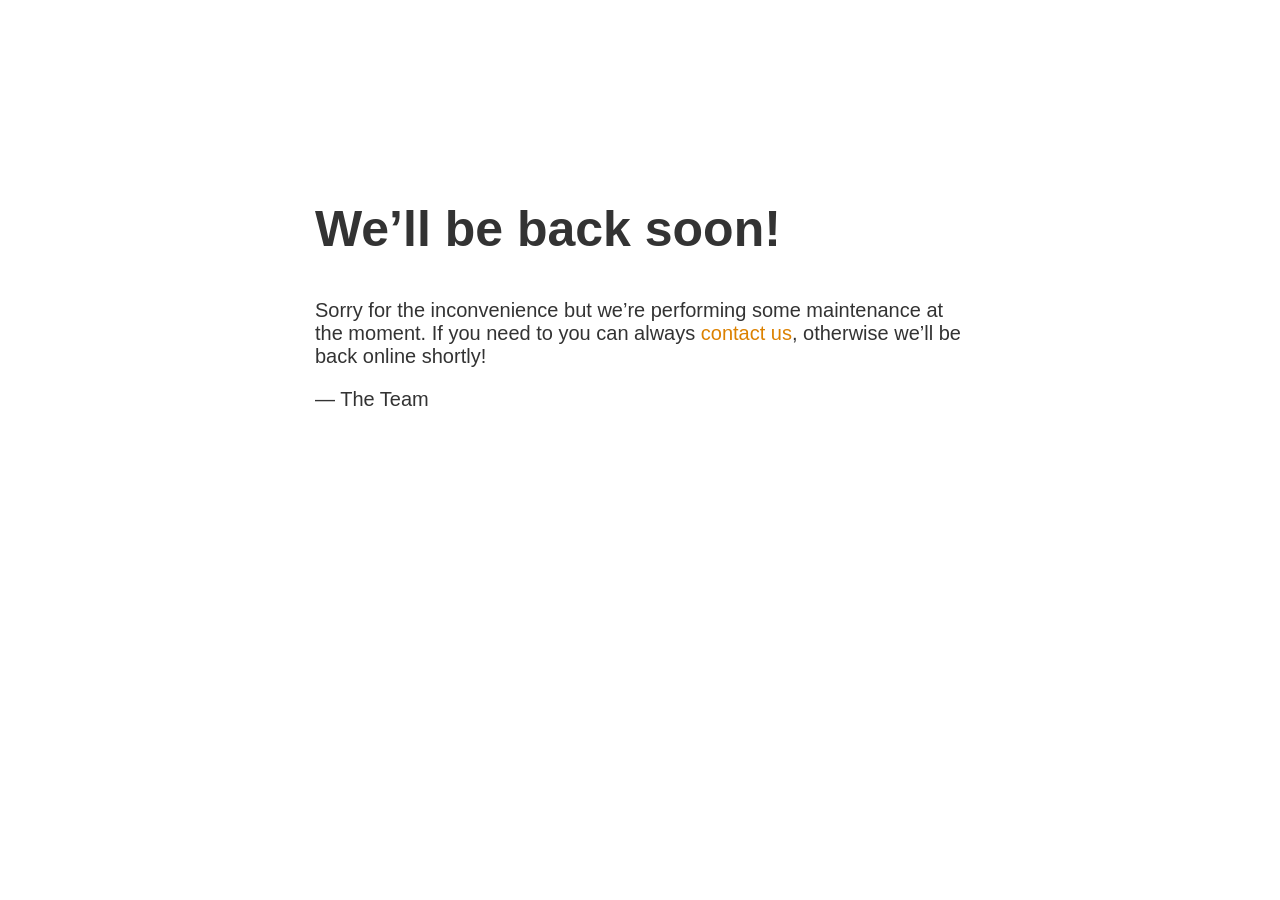
<file: Under_maintenence.htm>
<!doctype html>
<title>Site Maintenance</title>
<head>
    <script data-ad-client="ca-pub-3187147864873704" async src="https://pagead2.googlesyndication.com/pagead/js/adsbygoogle.js"></script>
    <!-- Smartsupp Live Chat script -->
<script type="text/javascript">
var _smartsupp = _smartsupp || {};
_smartsupp.key = 'a7093da8fa88e01495a9b36bcb1e1dd9ff9472fa';
window.smartsupp||(function(d) {
  var s,c,o=smartsupp=function(){ o._.push(arguments)};o._=[];
  s=d.getElementsByTagName('script')[0];c=d.createElement('script');
  c.type='text/javascript';c.charset='utf-8';c.async=true;
  c.src='https://www.smartsuppchat.com/loader.js?';s.parentNode.insertBefore(c,s);
})(document);
</script>
</head>
<style>
  body { text-align: center; padding: 150px; }
  h1 { font-size: 50px; }
  body { font: 20px Helvetica, sans-serif; color: #333; }
  article { display: block; text-align: left; width: 650px; margin: 0 auto; }
  a { color: #dc8100; text-decoration: none; }
  a:hover { color: #333; text-decoration: none; }
</style>

<article>
    <h1>We&rsquo;ll be back soon!</h1>
    <div>
        <p>Sorry for the inconvenience but we&rsquo;re performing some maintenance at the moment. If you need to you can always <a href="mailto:admin@quizb.cf">contact us</a>, otherwise we&rsquo;ll be back online shortly!</p>
        <p>&mdash; The Team</p>
    </div>
</article>
</file>
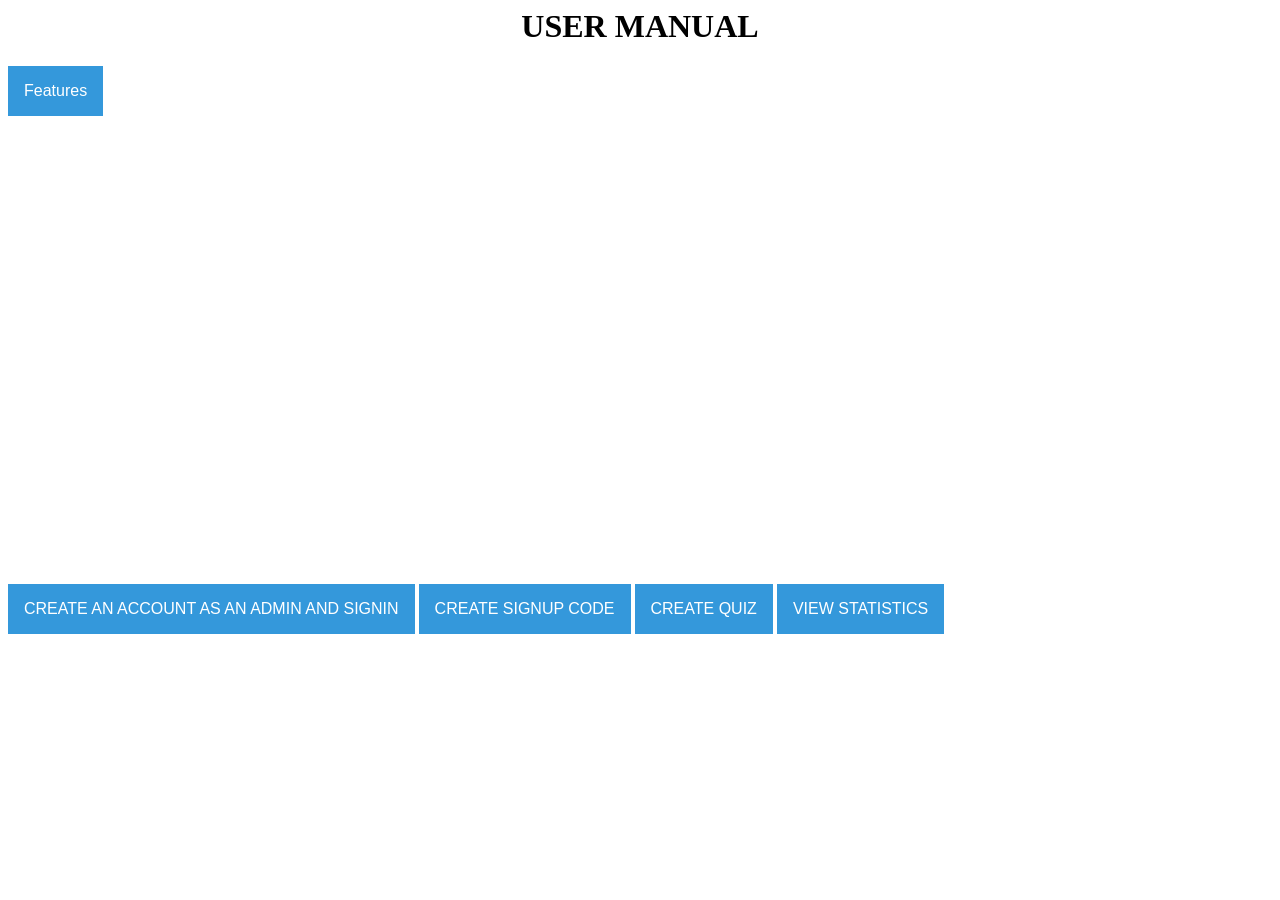
<file: info/admin_help.htm>
<HTML>
<meta charset="UTF-8">
<meta name="viewport" content="width=device-width, initial-scale=1">
<HEAD>
    
<TITLE>HOW TO USE</TITLE>
<CENTER><h1>USER MANUAL</H1></CENTER>
<link rel="icon" href="icon.ico" type="image/png">
<link rel="stylesheet" href="ss.css">
<script data-ad-client="ca-pub-3187147864873704" async src="https://pagead2.googlesyndication.com/pagead/js/adsbygoogle.js"></script>
</HEAD>
<div class="dropdown" >
<button onclick="Functione()" class="dropbtn" align="center">Features</button>
<div id="Dropdowne" class="dropdown-contente">
<h2>
1) The quiz is for a specific tine of 5mins.<br><br>
2) The quiz will automaticaly subbmitted after the time limit!!<BR><BR>
3) Each question caries fixed marks and i.e. 4marks and no marks will be awarded for wrong answer.<BR><BR>
4) If the student tries to change tab while giving the quiz the student will be stopeed from beging able to give the quiz until requested by the tech support.<BR><BR>
5) The student is also not allowed to refresh the quizpage while giving the quiz until requested by the tech support.<BR><BR> 
6) The student will be able to attempt the quiz as many times he/she wants , But only the first attempt will be considered.<BR><BR>
7) For more details contact TechSupport 
</h2>
</div>
<BR><BR><BR><BR><BR><BR><BR><BR><BR><BR><BR><BR><BR><BR><BR><BR><BR><BR><BR><BR><BR><BR><BR><BR><BR><BR><BR>


  <button onclick="myFunction()" class="dropbtn" align="center">CREATE AN ACCOUNT AS AN ADMIN AND SIGNIN</button>
  
  <div id="Dropdowna" class="dropdown-contenta">
  
<img height="250px" width="500px" src="login.png">

<h2>1)  For creating account as an quiz conductor enter your username<BR>

and your password

<h2>2) After it shows Signup successful press the back button or goto 

<a href="../login.htm">loginpage</a> </h2>

<h2>3) Then you need to login , Enter your Password and username in the Password <BR>

and username field respectively</h2> 
</div>
<button onclick="Functionb()" class="dropbtn" align="center">CREATE SIGNUP CODE</button>

<div id="Dropdownb" class="dropdown-contentb">

<h1><U>The signup code is the code that will be use by<BR><BR> students to create their account.</U></h1>

<h2>1)After successful login click on GO TO admin panel<BR><BR>

You will be provided with this<h2><BR><BR>

<img height="300px" width="650px" src="control_p.png"><BR><BR>

2) After that click on CREATE SIGNUP CODE.<BR><BR>

you will be provided with this window.<BR><BR><BR>

 <img height="200px" width="650px" src="csc.png"><BR><BR>

 3) ENTER A CODE AND CLICK ON GO.(IGNORE IF ANY ERRORS)

</div>

<button onclick="Functionc()" class="dropbtn" align="center">CREATE QUIZ</button>

<div id="Dropdownc" class="dropdown-contentc">

<h1>Here You create the actual quiz </H1><BR><BR>

<h2>1) Click on create quiz option <h2><BR><BR>

<img height="300px" width="650px" src="control_p.png"><BR><BR>

<h2>2) you will be prompted with this window</h2><BR><BR>

<img height="300px" width="650px" src="cq.png"><BR><BR>

<h2>3)Enter a test id that doesn't contain any numbers</h2>

<h2>4) Enter the questions and select the radio button coresponding to the correct answer<br></h2>

<h2>5) Click on Submit button.<h2><BR>

<h2>6) If you see 5 Dones you are good to go...........</h2>
  
</div>
<button onclick="Functiond()" class="dropbtn" align="center">VIEW STATISTICS</button>

<div id="Dropdownd" class="dropdown-contentd">
<h1>Here you see what is the score of different students</h1><BR><BR>

<h2>1) In the admin panel enter the testId in the given field</h2><BR><BR> 

<img height="300px" width="650px" src="control_p.png"><BR><BR>

<h2>2) Then you get to see this window</h2><BR><BR>
<h2>Note:you have an option to download the table as an excel file.</h2><BR><BR>

<img height="250px" width="250px" src="score.png">
</div>

</div>

<script src="process.js" type="text/javascript"></script>

</HTML>
</file>
<file: info/ss.css>
.dropbtn {
  background-color: #3498DB;
  color: white;
  padding: 16px;
  font-size: 16px;
  border: none;
  cursor: pointer;
}


.dropbtn:hover, .dropbtn:focus {
  background-color: #ffffff;
  color:#3498DB;
  border: 2px solid #3498DB;
}


/*-------------------------------------------------------*/

.dropdown {
  position: relative;
  display: inline-block;
  position:absolute;
}



.dropdownb {
  position: relative;
  display: inline-block;
  position:absolute;
}
/*---------------------------------*/
.dropdown-contenta {
  display: none;
  position: absolute;
  background-color: #f1f1f1;
  min-width: 160px;
  box-shadow: 0px 8px 16px 0px rgba(0,0,0,0.2);
  z-index: 1;
}


.dropdown-contenta a {
  color: black;
  padding: 12px 16px;
  text-decoration: none;
  display: block;
}


.dropdown-contenta a:hover {background-color: #ddd}

/*-------------------------------------------------------*/


.dropdown-contentb {
  display: none;
  position: absolute;
  background-color: #f1f1f1;
  min-width: 160px;
  box-shadow: 0px 8px 16px 0px rgba(0,0,0,0.2);
  z-index: 1;
}


.dropdown-contentb a {
  color: black;
  padding: 12px 16px;
  text-decoration: none;
  display: block;
}


.dropdown-contentb a:hover {background-color: #ddd}

.show {display:block;}
/*-------------------------------------------------------*/


.dropdown-contentc {
  display: none;
  position: absolute;
  background-color: #f1f1f1;
  min-width: 160px;
  box-shadow: 0px 8px 16px 0px rgba(0,0,0,0.2);
  z-index: 1;
}


.dropdown-contentc a {
  color: black;
  padding: 12px 16px;
  text-decoration: none;
  display: block;
}


.dropdown-contentc a:hover {background-color: #ddd}

.show {display:block;}
/*-----------------------------------------------------*/


.dropdown-contentd {
  display: none;
  position: absolute;
  background-color: #f1f1f1;
  min-width: 160px;
  box-shadow: 0px 8px 16px 0px rgba(0,0,0,0.2);
  z-index: 1;
}


.dropdown-contentd a {
  color: black;
  padding: 12px 16px;
  text-decoration: none;
  display: block;
}


.dropdown-contentd a:hover {background-color: #ddd}

.show {display:block;}
/*-----------------------------------------------------*/


.dropdown-contente {
  display: none;
  position: absolute;
  background-color: #f1f1f1;
  min-width: 160px;
  box-shadow: 0px 8px 16px 0px rgba(0,0,0,0.2);
  z-index: 1;
}


.dropdown-contente a {
  color: black;
  padding: 12px 16px;
  text-decoration: none;
  display: block;
}


.dropdown-contente a:hover {background-color: #ddd}

.show {display:block;}
</file>
<file: assets/css/style.css>
/**
* Template Name: FlexStart - v1.7.0
* Template URL: https://bootstrapmade.com/flexstart-bootstrap-startup-template/
* Author: BootstrapMade.com
* License: https://bootstrapmade.com/license/
*/

/*--------------------------------------------------------------
# General
--------------------------------------------------------------*/
:root {
  scroll-behavior: smooth;
}

body {
  font-family: "Open Sans", sans-serif;
  color: #444444;
}

a {
  color: #4154f1;
  text-decoration: none;
}

a:hover {
  color: #717ff5;
  text-decoration: none;
}

h1, h2, h3, h4, h5, h6 {
  font-family: "Nunito", sans-serif;
}

/*--------------------------------------------------------------
# Sections
--------------------------------------------------------------*/
section {
  padding: 60px 0;
  overflow: hidden;
}

.section-header {
  text-align: center;
  padding-bottom: 40px;
}
.section-header h2 {
  font-size: 13px;
  letter-spacing: 1px;
  font-weight: 700;
  margin: 0;
  color: #4154f1;
  text-transform: uppercase;
}
.section-header p {
  margin: 10px 0 0 0;
  padding: 0;
  font-size: 38px;
  line-height: 42px;
  font-weight: 700;
  color: #012970;
}
@media (max-width: 768px) {
  .section-header p {
    font-size: 28px;
    line-height: 32px;
  }
}

/*--------------------------------------------------------------
# Breadcrumbs
--------------------------------------------------------------*/
.breadcrumbs {
  padding: 15px 0;
  background: #012970;
  min-height: 40px;
  margin-top: 82px;
  color: #fff;
}
@media (max-width: 992px) {
  .breadcrumbs {
    margin-top: 57px;
  }
}
.breadcrumbs h2 {
  font-size: 28px;
  font-weight: 500;
}
.breadcrumbs ol {
  display: flex;
  flex-wrap: wrap;
  list-style: none;
  padding: 0 0 10px 0;
  margin: 0;
  font-size: 14px;
}
.breadcrumbs ol a {
  color: #fff;
  transition: 0.3s;
}
.breadcrumbs ol a:hover {
  text-decoration: underline;
}
.breadcrumbs ol li + li {
  padding-left: 10px;
}
.breadcrumbs ol li + li::before {
  display: inline-block;
  padding-right: 10px;
  color: #8894f6;
  content: "/";
}

/*--------------------------------------------------------------
# Back to top button
--------------------------------------------------------------*/
.back-to-top {
  position: fixed;
  visibility: hidden;
  opacity: 0;
  right: 15px;
  bottom: 15px;
  z-index: 99999;
  background: #4154f1;
  width: 40px;
  height: 40px;
  border-radius: 4px;
  transition: all 0.4s;
}
.back-to-top i {
  font-size: 24px;
  color: #fff;
  line-height: 0;
}
.back-to-top:hover {
  background: #6776f4;
  color: #fff;
}
.back-to-top.active {
  visibility: visible;
  opacity: 1;
}

/*--------------------------------------------------------------
# Disable aos animation delay on mobile devices
--------------------------------------------------------------*/
@media screen and (max-width: 768px) {
  [data-aos-delay] {
    transition-delay: 0 !important;
  }
}
/*--------------------------------------------------------------
# Header
--------------------------------------------------------------*/
.header {
  transition: all 0.5s;
  z-index: 997;
  padding: 20px 0;
}
.header.header-scrolled {
  background: #fff;
  padding: 15px 0;
  box-shadow: 0px 2px 20px rgba(1, 41, 112, 0.1);
}
.header .logo {
  line-height: 0;
}
.header .logo img {
  max-height: 40px;
  margin-right: 6px;
}
.header .logo span {
  font-size: 30px;
  font-weight: 700;
  letter-spacing: 1px;
  color: #012970;
  font-family: "Nunito", sans-serif;
  margin-top: 3px;
}

/*--------------------------------------------------------------
# Navigation Menu
--------------------------------------------------------------*/
/**
* Desktop Navigation 
*/
.navbar {
  padding: 0;
}
.navbar ul {
  margin: 0;
  padding: 0;
  display: flex;
  list-style: none;
  align-items: center;
}
.navbar li {
  position: relative;
}
.navbar a, .navbar a:focus {
  display: flex;
  align-items: center;
  justify-content: space-between;
  padding: 10px 0 10px 30px;
  font-family: "Nunito", sans-serif;
  font-size: 16px;
  font-weight: 700;
  color: #013289;
  white-space: nowrap;
  transition: 0.3s;
}
.navbar a i, .navbar a:focus i {
  font-size: 12px;
  line-height: 0;
  margin-left: 5px;
}
.navbar a:hover, .navbar .active, .navbar .active:focus, .navbar li:hover > a {
  color: #4154f1;
}
.navbar .getstarted, .navbar .getstarted:focus {
  background: #4154f1;
  padding: 8px 20px;
  margin-left: 30px;
  border-radius: 4px;
  color: #fff;
}
.navbar .getstarted:hover, .navbar .getstarted:focus:hover {
  color: #fff;
  background: #5969f3;
}
.navbar .dropdown ul {
  display: block;
  position: absolute;
  left: 14px;
  top: calc(100% + 30px);
  margin: 0;
  padding: 10px 0;
  z-index: 99;
  opacity: 0;
  visibility: hidden;
  background: #fff;
  box-shadow: 0px 0px 30px rgba(127, 137, 161, 0.25);
  transition: 0.3s;
  border-radius: 4px;
}
.navbar .dropdown ul li {
  min-width: 200px;
}
.navbar .dropdown ul a {
  padding: 10px 20px;
  font-size: 15px;
  text-transform: none;
  font-weight: 600;
}
.navbar .dropdown ul a i {
  font-size: 12px;
}
.navbar .dropdown ul a:hover, .navbar .dropdown ul .active:hover, .navbar .dropdown ul li:hover > a {
  color: #4154f1;
}
.navbar .dropdown:hover > ul {
  opacity: 1;
  top: 100%;
  visibility: visible;
}
.navbar .dropdown .dropdown ul {
  top: 0;
  left: calc(100% - 30px);
  visibility: hidden;
}
.navbar .dropdown .dropdown:hover > ul {
  opacity: 1;
  top: 0;
  left: 100%;
  visibility: visible;
}
@media (max-width: 1366px) {
  .navbar .dropdown .dropdown ul {
    left: -90%;
  }
  .navbar .dropdown .dropdown:hover > ul {
    left: -100%;
  }
}

/**
* Mobile Navigation 
*/
.mobile-nav-toggle {
  color: #012970;
  font-size: 28px;
  cursor: pointer;
  display: none;
  line-height: 0;
  transition: 0.5s;
}
.mobile-nav-toggle.bi-x {
  color: #fff;
}

@media (max-width: 991px) {
  .mobile-nav-toggle {
    display: block;
  }

  .navbar ul {
    display: none;
  }
}
.navbar-mobile {
  position: fixed;
  overflow: hidden;
  top: 0;
  right: 0;
  left: 0;
  bottom: 0;
  background: rgba(1, 22, 61, 0.9);
  transition: 0.3s;
}
.navbar-mobile .mobile-nav-toggle {
  position: absolute;
  top: 15px;
  right: 15px;
}
.navbar-mobile ul {
  display: block;
  position: absolute;
  top: 55px;
  right: 15px;
  bottom: 15px;
  left: 15px;
  padding: 10px 0;
  border-radius: 10px;
  background-color: #fff;
  overflow-y: auto;
  transition: 0.3s;
}
.navbar-mobile a, .navbar-mobile a:focus {
  padding: 10px 20px;
  font-size: 15px;
  color: #012970;
}
.navbar-mobile a:hover, .navbar-mobile .active, .navbar-mobile li:hover > a {
  color: #4154f1;
}
.navbar-mobile .getstarted, .navbar-mobile .getstarted:focus {
  margin: 15px;
}
.navbar-mobile .dropdown ul {
  position: static;
  display: none;
  margin: 10px 20px;
  padding: 10px 0;
  z-index: 99;
  opacity: 1;
  visibility: visible;
  background: #fff;
  box-shadow: 0px 0px 30px rgba(127, 137, 161, 0.25);
}
.navbar-mobile .dropdown ul li {
  min-width: 200px;
}
.navbar-mobile .dropdown ul a {
  padding: 10px 20px;
}
.navbar-mobile .dropdown ul a i {
  font-size: 12px;
}
.navbar-mobile .dropdown ul a:hover, .navbar-mobile .dropdown ul .active:hover, .navbar-mobile .dropdown ul li:hover > a {
  color: #4154f1;
}
.navbar-mobile .dropdown > .dropdown-active {
  display: block;
}

/*--------------------------------------------------------------
# Hero Section
--------------------------------------------------------------*/
.hero {
  width: 100%;
  height: 100vh;
  background: url(../img/hero-bg.png) top center no-repeat;
  background-size: cover;
}
.hero h1 {
  margin: 0;
  font-size: 48px;
  font-weight: 700;
  color: #012970;
}
.hero h2 {
  color: #444444;
  margin: 15px 0 0 0;
  font-size: 26px;
}
.hero .btn-get-started {
  margin-top: 30px;
  line-height: 0;
  padding: 15px 40px;
  border-radius: 4px;
  transition: 0.5s;
  color: #fff;
  background: #4154f1;
  box-shadow: 0px 5px 30px rgba(65, 84, 241, 0.4);
}
.hero .btn-get-started span {
  font-family: "Nunito", sans-serif;
  font-weight: 600;
  font-size: 16px;
  letter-spacing: 1px;
}
.hero .btn-get-started i {
  margin-left: 5px;
  font-size: 18px;
  transition: 0.3s;
}
.hero .btn-get-started:hover i {
  transform: translateX(5px);
}
.hero .hero-img {
  text-align: right;
}
@media (min-width: 1024px) {
  .hero {
    background-attachment: fixed;
  }
}
@media (max-width: 991px) {
  .hero {
    height: auto;
    padding: 120px 0 60px 0;
  }
  .hero .hero-img {
    text-align: center;
    margin-top: 80px;
  }
  .hero .hero-img img {
    width: 80%;
  }
}
@media (max-width: 768px) {
  .hero {
    text-align: center;
  }
  .hero h1 {
    font-size: 32px;
  }
  .hero h2 {
    font-size: 24px;
  }
  .hero .hero-img img {
    width: 100%;
  }
}

/*--------------------------------------------------------------
# Index Page
--------------------------------------------------------------*/
/*--------------------------------------------------------------
# About
--------------------------------------------------------------*/
.about .content {
  background-color: #f6f9ff;
  padding: 40px;
}
.about h3 {
  font-size: 14px;
  font-weight: 700;
  color: #4154f1;
  text-transform: uppercase;
}
.about h2 {
  font-size: 24px;
  font-weight: 700;
  color: #012970;
}
.about p {
  margin: 15px 0 30px 0;
  line-height: 24px;
}
.about .btn-read-more {
  line-height: 0;
  padding: 15px 40px;
  border-radius: 4px;
  transition: 0.5s;
  color: #fff;
  background: #4154f1;
  box-shadow: 0px 5px 25px rgba(65, 84, 241, 0.3);
}
.about .btn-read-more span {
  font-family: "Nunito", sans-serif;
  font-weight: 600;
  font-size: 16px;
  letter-spacing: 1px;
}
.about .btn-read-more i {
  margin-left: 5px;
  font-size: 18px;
  transition: 0.3s;
}
.about .btn-read-more:hover i {
  transform: translateX(5px);
}

/*--------------------------------------------------------------
# Values
--------------------------------------------------------------*/
.values .box {
  padding: 30px;
  box-shadow: 0px 0 5px rgba(1, 41, 112, 0.08);
  text-align: center;
  transition: 0.3s;
  height: 100%;
}
.values .box img {
  padding: 30px 50px;
  transition: 0.5s;
  transform: scale(1.1);
}
.values .box h3 {
  font-size: 24px;
  color: #012970;
  font-weight: 700;
  margin-bottom: 18px;
}
.values .box:hover {
  box-shadow: 0px 0 30px rgba(1, 41, 112, 0.08);
}
.values .box:hover img {
  transform: scale(1);
}

/*--------------------------------------------------------------
# Counts
--------------------------------------------------------------*/
.counts {
  padding: 70px 0 60px;
}
.counts .count-box {
  display: flex;
  align-items: center;
  padding: 30px;
  width: 100%;
  background: #fff;
  box-shadow: 0px 0 30px rgba(1, 41, 112, 0.08);
}
.counts .count-box i {
  font-size: 42px;
  line-height: 0;
  margin-right: 20px;
  color: #4154f1;
}
.counts .count-box span {
  font-size: 36px;
  display: block;
  font-weight: 600;
  color: #0b198f;
}
.counts .count-box p {
  padding: 0;
  margin: 0;
  font-family: "Nunito", sans-serif;
  font-size: 14px;
}

/*--------------------------------------------------------------
# Features
--------------------------------------------------------------*/
.features .feature-box {
  padding: 24px 20px;
  box-shadow: 0px 0 30px rgba(1, 41, 112, 0.08);
  transition: 0.3s;
  height: 100%;
}
.features .feature-box h3 {
  font-size: 18px;
  color: #012970;
  font-weight: 700;
  margin: 0;
}
.features .feature-box i {
  line-height: 0;
  background: #ecf3ff;
  padding: 4px;
  margin-right: 10px;
  font-size: 24px;
  border-radius: 3px;
  transition: 0.3s;
}
.features .feature-box:hover i {
  background: #4154f1;
  color: #fff;
}
.features .feture-tabs {
  margin-top: 120px;
}
.features .feture-tabs h3 {
  color: #012970;
  font-weight: 700;
  font-size: 32px;
  margin-bottom: 10px;
}
@media (max-width: 768px) {
  .features .feture-tabs h3 {
    font-size: 28px;
  }
}
.features .feture-tabs .nav-pills {
  border-bottom: 1px solid #eee;
}
.features .feture-tabs .nav-link {
  background: none;
  text-transform: uppercase;
  font-size: 15px;
  font-weight: 600;
  color: #012970;
  padding: 12px 0;
  margin-right: 25px;
  margin-bottom: -2px;
  border-radius: 0;
}
.features .feture-tabs .nav-link.active {
  color: #4154f1;
  border-bottom: 3px solid #4154f1;
}
.features .feture-tabs .tab-content h4 {
  font-size: 18px;
  margin: 0;
  font-weight: 700;
  color: #012970;
}
.features .feture-tabs .tab-content i {
  font-size: 24px;
  line-height: 0;
  margin-right: 8px;
  color: #4154f1;
}
.features .feature-icons {
  margin-top: 120px;
}
.features .feature-icons h3 {
  color: #012970;
  font-weight: 700;
  font-size: 32px;
  margin-bottom: 20px;
  text-align: center;
}
@media (max-width: 768px) {
  .features .feature-icons h3 {
    font-size: 28px;
  }
}
.features .feature-icons .content .icon-box {
  display: flex;
}
.features .feature-icons .content .icon-box h4 {
  font-size: 20px;
  font-weight: 700;
  margin: 0 0 10px 0;
  color: #012970;
}
.features .feature-icons .content .icon-box i {
  font-size: 44px;
  line-height: 44px;
  color: #0245bc;
  margin-right: 15px;
}
.features .feature-icons .content .icon-box p {
  font-size: 15px;
  color: #848484;
}

/*--------------------------------------------------------------
# Services
--------------------------------------------------------------*/
.services .service-box {
  box-shadow: 0px 0 30px rgba(1, 41, 112, 0.08);
  height: 100%;
  padding: 60px 30px;
  text-align: center;
  transition: 0.3s;
  border-radius: 5px;
}
.services .service-box .icon {
  font-size: 36px;
  padding: 40px 20px;
  border-radius: 4px;
  position: relative;
  margin-bottom: 25px;
  display: inline-block;
  line-height: 0;
  transition: 0.3s;
}
.services .service-box h3 {
  color: #444444;
  font-weight: 700;
}
.services .service-box .read-more {
  display: inline-flex;
  align-items: center;
  justify-content: center;
  font-weight: 600;
  font-size: 16px;
  padding: 8px 20px;
}
.services .service-box .read-more i {
  line-height: 0;
  margin-left: 5px;
  font-size: 18px;
}
.services .service-box.blue {
  border-bottom: 3px solid #2db6fa;
}
.services .service-box.blue .icon {
  color: #2db6fa;
  background: #dbf3fe;
}
.services .service-box.blue .read-more {
  color: #2db6fa;
}
.services .service-box.blue:hover {
  background: #2db6fa;
}
.services .service-box.orange {
  border-bottom: 3px solid #f68c09;
}
.services .service-box.orange .icon {
  color: #f68c09;
  background: #fde3c4;
}
.services .service-box.orange .read-more {
  color: #f68c09;
}
.services .service-box.orange:hover {
  background: #f68c09;
}
.services .service-box.green {
  border-bottom: 3px solid #08da4e;
}
.services .service-box.green .icon {
  color: #08da4e;
  background: #cffddf;
}
.services .service-box.green .read-more {
  color: #08da4e;
}
.services .service-box.green:hover {
  background: #08da4e;
}
.services .service-box.red {
  border-bottom: 3px solid #e9222c;
}
.services .service-box.red .icon {
  color: #e9222c;
  background: #fef7f8;
}
.services .service-box.red .read-more {
  color: #e9222c;
}
.services .service-box.red:hover {
  background: #e9222c;
}
.services .service-box.purple {
  border-bottom: 3px solid #b50edf;
}
.services .service-box.purple .icon {
  color: #b50edf;
  background: #f8e4fd;
}
.services .service-box.purple .read-more {
  color: #b50edf;
}
.services .service-box.purple:hover {
  background: #b50edf;
}
.services .service-box.pink {
  border-bottom: 3px solid #f51f9c;
}
.services .service-box.pink .icon {
  color: #f51f9c;
  background: #feecf7;
}
.services .service-box.pink .read-more {
  color: #f51f9c;
}
.services .service-box.pink:hover {
  background: #f51f9c;
}
.services .service-box:hover h3, .services .service-box:hover p, .services .service-box:hover .read-more {
  color: #fff;
}
.services .service-box:hover .icon {
  background: #fff;
}

/*--------------------------------------------------------------
# Pricing
--------------------------------------------------------------*/
.pricing .box {
  padding: 40px 20px;
  background: #fff;
  text-align: center;
  box-shadow: 0px 0 30px rgba(1, 41, 112, 0.08);
  border-radius: 4px;
  position: relative;
  overflow: hidden;
  transition: 0.3s;
}
.pricing .box:hover {
  transform: scale(1.1);
  box-shadow: 0px 0 30px rgba(1, 41, 112, 0.1);
}
.pricing h3 {
  font-weight: 700;
  font-size: 18px;
  margin-bottom: 15px;
}
.pricing .price {
  font-size: 36px;
  color: #444444;
  font-weight: 600;
  font-family: "Poppins", sans-serif;
}
.pricing .price sup {
  font-size: 20px;
  top: -15px;
  left: -3px;
}
.pricing .price span {
  color: #bababa;
  font-size: 16px;
  font-weight: 300;
}
.pricing img {
  padding: 30px 40px;
}
.pricing ul {
  padding: 0;
  list-style: none;
  color: #444444;
  text-align: center;
  line-height: 26px;
  font-size: 16px;
  margin-bottom: 25px;
}
.pricing ul li {
  padding-bottom: 10px;
}
.pricing ul .na {
  color: #ccc;
  text-decoration: line-through;
}
.pricing .btn-buy {
  display: inline-block;
  padding: 8px 40px 10px 40px;
  border-radius: 50px;
  color: #4154f1;
  transition: none;
  font-size: 16px;
  font-weight: 400;
  font-family: "Nunito", sans-serif;
  font-weight: 600;
  transition: 0.3s;
  border: 1px solid #4154f1;
}
.pricing .btn-buy:hover {
  background: #4154f1;
  color: #fff;
}
.pricing .featured {
  width: 200px;
  position: absolute;
  top: 18px;
  right: -68px;
  transform: rotate(45deg);
  z-index: 1;
  font-size: 14px;
  padding: 1px 0 3px 0;
  background: #4154f1;
  color: #fff;
}

/*--------------------------------------------------------------
# F.A.Q
--------------------------------------------------------------*/
.faq .accordion-collapse {
  border: 0;
}
.faq .accordion-button {
  padding: 15px 15px 20px 0;
  font-weight: 600;
  border: 0;
  font-size: 18px;
  color: #444444;
  text-align: left;
}
.faq .accordion-button:focus {
  box-shadow: none;
}
.faq .accordion-button:not(.collapsed) {
  background: none;
  color: #4154f1;
  border-bottom: 0;
}
.faq .accordion-body {
  padding: 0 0 25px 0;
  border: 0;
}

/*--------------------------------------------------------------
# Portfolio
--------------------------------------------------------------*/
.portfolio #portfolio-flters {
  padding: 0;
  margin: 0 auto 25px auto;
  list-style: none;
  text-align: center;
  background: white;
  border-radius: 50px;
  padding: 2px 15px;
}
.portfolio #portfolio-flters li {
  cursor: pointer;
  display: inline-block;
  padding: 8px 20px 10px 20px;
  font-size: 15px;
  font-weight: 600;
  line-height: 1;
  color: #444444;
  margin: 0 4px 8px 4px;
  transition: 0.3s;
  border-radius: 50px;
  border: 1px solid #fff;
}
.portfolio #portfolio-flters li:hover, .portfolio #portfolio-flters li.filter-active {
  color: #4154f1;
  border-color: #4154f1;
}
.portfolio #portfolio-flters li:last-child {
  margin-right: 0;
}
.portfolio .portfolio-wrap {
  transition: 0.3s;
  position: relative;
  overflow: hidden;
  z-index: 1;
  background: rgba(255, 255, 255, 0.75);
}
.portfolio .portfolio-wrap::before {
  content: "";
  background: rgba(255, 255, 255, 0.75);
  position: absolute;
  left: 30px;
  right: 30px;
  top: 30px;
  bottom: 30px;
  transition: all ease-in-out 0.3s;
  z-index: 2;
  opacity: 0;
}
.portfolio .portfolio-wrap img {
  transition: 1s;
}
.portfolio .portfolio-wrap .portfolio-info {
  opacity: 0;
  position: absolute;
  top: 0;
  left: 0;
  right: 0;
  bottom: 0;
  text-align: center;
  z-index: 3;
  transition: all ease-in-out 0.3s;
  display: flex;
  flex-direction: column;
  justify-content: center;
  align-items: center;
}
.portfolio .portfolio-wrap .portfolio-info::before {
  display: block;
  content: "";
  width: 48px;
  height: 48px;
  position: absolute;
  top: 35px;
  left: 35px;
  border-top: 3px solid rgba(1, 41, 112, 0.2);
  border-left: 3px solid rgba(1, 41, 112, 0.2);
  transition: all 0.5s ease 0s;
  z-index: 9994;
}
.portfolio .portfolio-wrap .portfolio-info::after {
  display: block;
  content: "";
  width: 48px;
  height: 48px;
  position: absolute;
  bottom: 35px;
  right: 35px;
  border-bottom: 3px solid rgba(1, 41, 112, 0.2);
  border-right: 3px solid rgba(1, 41, 112, 0.2);
  transition: all 0.5s ease 0s;
  z-index: 9994;
}
.portfolio .portfolio-wrap .portfolio-info h4 {
  font-size: 20px;
  color: #012970;
  font-weight: 700;
}
.portfolio .portfolio-wrap .portfolio-info p {
  color: #012970;
  font-weight: 600;
  font-size: 14px;
  text-transform: uppercase;
  padding: 0;
  margin: 0;
}
.portfolio .portfolio-wrap .portfolio-links {
  text-align: center;
  z-index: 4;
}
.portfolio .portfolio-wrap .portfolio-links a {
  color: #fff;
  background: #4154f1;
  margin: 10px 2px;
  width: 36px;
  height: 36px;
  display: inline-flex;
  align-items: center;
  justify-content: center;
  border-radius: 50%;
  transition: 0.3s;
}
.portfolio .portfolio-wrap .portfolio-links a i {
  font-size: 24px;
  line-height: 0;
}
.portfolio .portfolio-wrap .portfolio-links a:hover {
  background: #5969f3;
}
.portfolio .portfolio-wrap:hover img {
  transform: scale(1.1);
}
.portfolio .portfolio-wrap:hover::before {
  top: 0;
  left: 0;
  right: 0;
  bottom: 0;
  opacity: 1;
}
.portfolio .portfolio-wrap:hover .portfolio-info {
  opacity: 1;
}
.portfolio .portfolio-wrap:hover .portfolio-info::before {
  top: 15px;
  left: 15px;
}
.portfolio .portfolio-wrap:hover .portfolio-info::after {
  bottom: 15px;
  right: 15px;
}

/*--------------------------------------------------------------
# Portfolio Details
--------------------------------------------------------------*/
.portfolio-details {
  padding-top: 40px;
}
.portfolio-details .portfolio-details-slider img {
  width: 100%;
}
.portfolio-details .portfolio-details-slider .swiper-pagination {
  margin-top: 20px;
  position: relative;
}
.portfolio-details .portfolio-details-slider .swiper-pagination .swiper-pagination-bullet {
  width: 12px;
  height: 12px;
  background-color: #fff;
  opacity: 1;
  border: 1px solid #4154f1;
}
.portfolio-details .portfolio-details-slider .swiper-pagination .swiper-pagination-bullet-active {
  background-color: #4154f1;
}
.portfolio-details .portfolio-info {
  padding: 30px;
  box-shadow: 0px 0 30px rgba(1, 41, 112, 0.08);
}
.portfolio-details .portfolio-info h3 {
  font-size: 22px;
  font-weight: 700;
  margin-bottom: 20px;
  padding-bottom: 20px;
  border-bottom: 1px solid #eee;
}
.portfolio-details .portfolio-info ul {
  list-style: none;
  padding: 0;
  font-size: 15px;
}
.portfolio-details .portfolio-info ul li + li {
  margin-top: 10px;
}
.portfolio-details .portfolio-description {
  padding-top: 30px;
}
.portfolio-details .portfolio-description h2 {
  font-size: 26px;
  font-weight: 700;
  margin-bottom: 20px;
}
.portfolio-details .portfolio-description p {
  padding: 0;
}

/*--------------------------------------------------------------
# Testimonials
--------------------------------------------------------------*/
.testimonials .testimonial-item {
  box-sizing: content-box;
  padding: 30px;
  margin: 40px 30px;
  box-shadow: 0px 0 20px rgba(1, 41, 112, 0.1);
  background: #fff;
  min-height: 320px;
  display: flex;
  flex-direction: column;
  text-align: center;
  transition: 0.3s;
}
.testimonials .testimonial-item .stars {
  margin-bottom: 15px;
}
.testimonials .testimonial-item .stars i {
  color: #ffc107;
  margin: 0 1px;
}
.testimonials .testimonial-item .testimonial-img {
  width: 90px;
  border-radius: 50%;
  border: 4px solid #fff;
  margin: 0 auto;
}
.testimonials .testimonial-item h3 {
  font-size: 18px;
  font-weight: bold;
  margin: 10px 0 5px 0;
  color: #111;
}
.testimonials .testimonial-item h4 {
  font-size: 14px;
  color: #999;
  margin: 0;
}
.testimonials .testimonial-item p {
  font-style: italic;
  margin: 0 auto 15px auto;
}
.testimonials .swiper-pagination {
  margin-top: 20px;
  position: relative;
}
.testimonials .swiper-pagination .swiper-pagination-bullet {
  width: 12px;
  height: 12px;
  background-color: #fff;
  opacity: 1;
  border: 1px solid #4154f1;
}
.testimonials .swiper-pagination .swiper-pagination-bullet-active {
  background-color: #4154f1;
}
.testimonials .swiper-slide {
  opacity: 0.3;
}
@media (max-width: 1199px) {
  .testimonials .swiper-slide-active {
    opacity: 1;
  }
  .testimonials .swiper-pagination {
    margin-top: 0;
  }
}
@media (min-width: 1200px) {
  .testimonials .swiper-slide-next {
    opacity: 1;
    transform: scale(1.12);
  }
}

/*--------------------------------------------------------------
# Team
--------------------------------------------------------------*/
.team {
  background: #fff;
  padding: 60px 0;
}
.team .member {
  overflow: hidden;
  text-align: center;
  border-radius: 5px;
  background: #fff;
  box-shadow: 0px 0 30px rgba(1, 41, 112, 0.08);
  transition: 0.3s;
}
.team .member .member-img {
  position: relative;
  overflow: hidden;
}
.team .member .member-img:after {
  position: absolute;
  content: "";
  left: 0;
  bottom: 0;
  height: 100%;
  width: 100%;
  background: url(../img/team-shape.svg) no-repeat center bottom;
  background-size: contain;
  z-index: 1;
}
.team .member .social {
  position: absolute;
  right: -100%;
  top: 30px;
  opacity: 0;
  border-radius: 4px;
  transition: 0.5s;
  background: rgba(255, 255, 255, 0.3);
  z-index: 2;
}
.team .member .social a {
  transition: color 0.3s;
  color: rgba(1, 41, 112, 0.5);
  margin: 15px 12px;
  display: block;
  line-height: 0;
  text-align: center;
}
.team .member .social a:hover {
  color: rgba(1, 41, 112, 0.8);
}
.team .member .social i {
  font-size: 18px;
}
.team .member .member-info {
  padding: 10px 15px 20px 15px;
}
.team .member .member-info h4 {
  font-weight: 700;
  margin-bottom: 5px;
  font-size: 20px;
  color: #012970;
}
.team .member .member-info span {
  display: block;
  font-size: 14px;
  font-weight: 400;
  color: #aaaaaa;
}
.team .member .member-info p {
  font-style: italic;
  font-size: 14px;
  padding-top: 15px;
  line-height: 26px;
  color: #5e5e5e;
}
.team .member:hover {
  transform: scale(1.08);
  box-shadow: 0px 0 30px rgba(1, 41, 112, 0.1);
}
.team .member:hover .social {
  right: 8px;
  opacity: 1;
}

/*--------------------------------------------------------------
# Clients
--------------------------------------------------------------*/
.clients .clients-slider .swiper-slide img {
  opacity: 0.5;
  transition: 0.3s;
}
.clients .clients-slider .swiper-slide img:hover {
  opacity: 1;
}
.clients .clients-slider .swiper-pagination {
  margin-top: 20px;
  position: relative;
}
.clients .clients-slider .swiper-pagination .swiper-pagination-bullet {
  width: 12px;
  height: 12px;
  background-color: #fff;
  opacity: 1;
  border: 1px solid #4154f1;
}
.clients .clients-slider .swiper-pagination .swiper-pagination-bullet-active {
  background-color: #4154f1;
}

/*--------------------------------------------------------------
# Recent Blog Posts
--------------------------------------------------------------*/
.recent-blog-posts .post-box {
  box-shadow: 0px 0 30px rgba(1, 41, 112, 0.08);
  transition: 0.3s;
  height: 100%;
  overflow: hidden;
  padding: 30px;
  border-radius: 8px;
  position: relative;
  display: flex;
  flex-direction: column;
}
.recent-blog-posts .post-box .post-img {
  overflow: hidden;
  margin: -30px -30px 15px -30px;
  position: relative;
}
.recent-blog-posts .post-box .post-img img {
  transition: 0.5s;
}
.recent-blog-posts .post-box .post-date {
  font-size: 16px;
  font-weight: 600;
  color: rgba(1, 41, 112, 0.6);
  display: block;
  margin-bottom: 10px;
}
.recent-blog-posts .post-box .post-title {
  font-size: 24px;
  color: #012970;
  font-weight: 700;
  margin-bottom: 18px;
  position: relative;
  transition: 0.3s;
}
.recent-blog-posts .post-box .readmore {
  display: flex;
  align-items: center;
  font-weight: 600;
  line-height: 1;
  transition: 0.3s;
}
.recent-blog-posts .post-box .readmore i {
  line-height: 0;
  margin-left: 4px;
  font-size: 18px;
}
.recent-blog-posts .post-box:hover .post-title {
  color: #4154f1;
}
.recent-blog-posts .post-box:hover .post-img img {
  transform: rotate(6deg) scale(1.2);
}

/*--------------------------------------------------------------
# Contact
--------------------------------------------------------------*/
.contact .info-box {
  color: #444444;
  background: #fafbff;
  padding: 30px;
}
.contact .info-box i {
  font-size: 38px;
  line-height: 0;
  color: #4154f1;
}
.contact .info-box h3 {
  font-size: 20px;
  color: #012970;
  font-weight: 700;
  margin: 20px 0 10px 0;
}
.contact .info-box p {
  padding: 0;
  line-height: 24px;
  font-size: 14px;
  margin-bottom: 0;
}
.contact .php-email-form {
  background: #fafbff;
  padding: 30px;
  height: 100%;
}
.contact .php-email-form .error-message {
  display: none;
  color: #fff;
  background: #ed3c0d;
  text-align: left;
  padding: 15px;
  margin-bottom: 24px;
  font-weight: 600;
}
.contact .php-email-form .sent-message {
  display: none;
  color: #fff;
  background: #18d26e;
  text-align: center;
  padding: 15px;
  margin-bottom: 24px;
  font-weight: 600;
}
.contact .php-email-form .loading {
  display: none;
  background: #fff;
  text-align: center;
  padding: 15px;
  margin-bottom: 24px;
}
.contact .php-email-form .loading:before {
  content: "";
  display: inline-block;
  border-radius: 50%;
  width: 24px;
  height: 24px;
  margin: 0 10px -6px 0;
  border: 3px solid #18d26e;
  border-top-color: #eee;
  -webkit-animation: animate-loading 1s linear infinite;
  animation: animate-loading 1s linear infinite;
}
.contact .php-email-form input, .contact .php-email-form textarea {
  border-radius: 0;
  box-shadow: none;
  font-size: 14px;
  border-radius: 0;
}
.contact .php-email-form input:focus, .contact .php-email-form textarea:focus {
  border-color: #4154f1;
}
.contact .php-email-form input {
  padding: 10px 15px;
}
.contact .php-email-form textarea {
  padding: 12px 15px;
}
.contact .php-email-form button[type=submit] {
  background: #4154f1;
  border: 0;
  padding: 10px 30px;
  color: #fff;
  transition: 0.4s;
  border-radius: 4px;
}
.contact .php-email-form button[type=submit]:hover {
  background: #5969f3;
}
@-webkit-keyframes animate-loading {
  0% {
    transform: rotate(0deg);
  }
  100% {
    transform: rotate(360deg);
  }
}
@keyframes animate-loading {
  0% {
    transform: rotate(0deg);
  }
  100% {
    transform: rotate(360deg);
  }
}

/*--------------------------------------------------------------
# Blog
--------------------------------------------------------------*/
.blog {
  padding: 40px 0 20px 0;
}
.blog .entry {
  padding: 30px;
  margin-bottom: 60px;
  box-shadow: 0 4px 16px rgba(0, 0, 0, 0.1);
}
.blog .entry .entry-img {
  max-height: 440px;
  margin: -30px -30px 20px -30px;
  overflow: hidden;
}
.blog .entry .entry-title {
  font-size: 28px;
  font-weight: bold;
  padding: 0;
  margin: 0 0 20px 0;
}
.blog .entry .entry-title a {
  color: #012970;
  transition: 0.3s;
}
.blog .entry .entry-title a:hover {
  color: #4154f1;
}
.blog .entry .entry-meta {
  margin-bottom: 15px;
  color: #4084fd;
}
.blog .entry .entry-meta ul {
  display: flex;
  flex-wrap: wrap;
  list-style: none;
  align-items: center;
  padding: 0;
  margin: 0;
}
.blog .entry .entry-meta ul li + li {
  padding-left: 20px;
}
.blog .entry .entry-meta i {
  font-size: 16px;
  margin-right: 8px;
  line-height: 0;
}
.blog .entry .entry-meta a {
  color: #777777;
  font-size: 14px;
  display: inline-block;
  line-height: 1;
}
.blog .entry .entry-content p {
  line-height: 24px;
}
.blog .entry .entry-content .read-more {
  -moz-text-align-last: right;
  text-align-last: right;
}
.blog .entry .entry-content .read-more a {
  display: inline-block;
  background: #4154f1;
  color: #fff;
  padding: 6px 20px;
  transition: 0.3s;
  font-size: 14px;
  border-radius: 4px;
}
.blog .entry .entry-content .read-more a:hover {
  background: #5969f3;
}
.blog .entry .entry-content h3 {
  font-size: 22px;
  margin-top: 30px;
  font-weight: bold;
}
.blog .entry .entry-content blockquote {
  overflow: hidden;
  background-color: #fafafa;
  padding: 60px;
  position: relative;
  text-align: center;
  margin: 20px 0;
}
.blog .entry .entry-content blockquote p {
  color: #444444;
  line-height: 1.6;
  margin-bottom: 0;
  font-style: italic;
  font-weight: 500;
  font-size: 22px;
}
.blog .entry .entry-content blockquote::after {
  content: "";
  position: absolute;
  left: 0;
  top: 0;
  bottom: 0;
  width: 3px;
  background-color: #012970;
  margin-top: 20px;
  margin-bottom: 20px;
}
.blog .entry .entry-footer {
  padding-top: 10px;
  border-top: 1px solid #e6e6e6;
}
.blog .entry .entry-footer i {
  color: #0d64fd;
  display: inline;
}
.blog .entry .entry-footer a {
  color: #013289;
  transition: 0.3s;
}
.blog .entry .entry-footer a:hover {
  color: #4154f1;
}
.blog .entry .entry-footer .cats {
  list-style: none;
  display: inline;
  padding: 0 20px 0 0;
  font-size: 14px;
}
.blog .entry .entry-footer .cats li {
  display: inline-block;
}
.blog .entry .entry-footer .tags {
  list-style: none;
  display: inline;
  padding: 0;
  font-size: 14px;
}
.blog .entry .entry-footer .tags li {
  display: inline-block;
}
.blog .entry .entry-footer .tags li + li::before {
  padding-right: 6px;
  color: #6c757d;
  content: ",";
}
.blog .entry .entry-footer .share {
  font-size: 16px;
}
.blog .entry .entry-footer .share i {
  padding-left: 5px;
}
.blog .entry-single {
  margin-bottom: 30px;
}
.blog .blog-author {
  padding: 20px;
  margin-bottom: 30px;
  box-shadow: 0 4px 16px rgba(0, 0, 0, 0.1);
}
.blog .blog-author img {
  width: 120px;
  margin-right: 20px;
}
.blog .blog-author h4 {
  font-weight: 600;
  font-size: 22px;
  margin-bottom: 0px;
  padding: 0;
  color: #012970;
}
.blog .blog-author .social-links {
  margin: 0 10px 10px 0;
}
.blog .blog-author .social-links a {
  color: rgba(1, 41, 112, 0.5);
  margin-right: 5px;
}
.blog .blog-author p {
  font-style: italic;
  color: #b7b7b7;
}
.blog .blog-comments {
  margin-bottom: 30px;
}
.blog .blog-comments .comments-count {
  font-weight: bold;
}
.blog .blog-comments .comment {
  margin-top: 30px;
  position: relative;
}
.blog .blog-comments .comment .comment-img {
  margin-right: 14px;
}
.blog .blog-comments .comment .comment-img img {
  width: 60px;
}
.blog .blog-comments .comment h5 {
  font-size: 16px;
  margin-bottom: 2px;
}
.blog .blog-comments .comment h5 a {
  font-weight: bold;
  color: #444444;
  transition: 0.3s;
}
.blog .blog-comments .comment h5 a:hover {
  color: #4154f1;
}
.blog .blog-comments .comment h5 .reply {
  padding-left: 10px;
  color: #012970;
}
.blog .blog-comments .comment h5 .reply i {
  font-size: 20px;
}
.blog .blog-comments .comment time {
  display: block;
  font-size: 14px;
  color: #013ca3;
  margin-bottom: 5px;
}
.blog .blog-comments .comment.comment-reply {
  padding-left: 40px;
}
.blog .blog-comments .reply-form {
  margin-top: 30px;
  padding: 30px;
  box-shadow: 0 4px 16px rgba(0, 0, 0, 0.1);
}
.blog .blog-comments .reply-form h4 {
  font-weight: bold;
  font-size: 22px;
}
.blog .blog-comments .reply-form p {
  font-size: 14px;
}
.blog .blog-comments .reply-form input {
  border-radius: 4px;
  padding: 10px 10px;
  font-size: 14px;
}
.blog .blog-comments .reply-form input:focus {
  box-shadow: none;
  border-color: #a0aaf8;
}
.blog .blog-comments .reply-form textarea {
  border-radius: 4px;
  padding: 10px 10px;
  font-size: 14px;
}
.blog .blog-comments .reply-form textarea:focus {
  box-shadow: none;
  border-color: #a0aaf8;
}
.blog .blog-comments .reply-form .form-group {
  margin-bottom: 25px;
}
.blog .blog-comments .reply-form .btn-primary {
  border-radius: 4px;
  padding: 10px 20px;
  border: 0;
  background-color: #012970;
}
.blog .blog-comments .reply-form .btn-primary:hover {
  background-color: #013289;
}
.blog .blog-pagination {
  color: #024ed5;
}
.blog .blog-pagination ul {
  display: flex;
  padding: 0;
  margin: 0;
  list-style: none;
}
.blog .blog-pagination li {
  margin: 0 5px;
  transition: 0.3s;
}
.blog .blog-pagination li a {
  color: #012970;
  padding: 7px 16px;
  display: flex;
  align-items: center;
  justify-content: center;
}
.blog .blog-pagination li.active, .blog .blog-pagination li:hover {
  background: #4154f1;
}
.blog .blog-pagination li.active a, .blog .blog-pagination li:hover a {
  color: #fff;
}
.blog .sidebar {
  padding: 30px;
  margin: 0 0 60px 20px;
  box-shadow: 0 4px 16px rgba(0, 0, 0, 0.1);
}
.blog .sidebar .sidebar-title {
  font-size: 20px;
  font-weight: 700;
  padding: 0 0 0 0;
  margin: 0 0 15px 0;
  color: #012970;
  position: relative;
}
.blog .sidebar .sidebar-item {
  margin-bottom: 30px;
}
.blog .sidebar .search-form form {
  background: #fff;
  border: 1px solid #ddd;
  padding: 3px 10px;
  position: relative;
}
.blog .sidebar .search-form form input[type=text] {
  border: 0;
  padding: 4px;
  border-radius: 4px;
  width: calc(100% - 40px);
}
.blog .sidebar .search-form form button {
  position: absolute;
  top: 0;
  right: 0;
  bottom: 0;
  border: 0;
  background: none;
  font-size: 16px;
  padding: 0 15px;
  margin: -1px;
  background: #4154f1;
  color: #fff;
  transition: 0.3s;
  border-radius: 0 4px 4px 0;
  line-height: 0;
}
.blog .sidebar .search-form form button i {
  line-height: 0;
}
.blog .sidebar .search-form form button:hover {
  background: #5465f2;
}
.blog .sidebar .categories ul {
  list-style: none;
  padding: 0;
}
.blog .sidebar .categories ul li + li {
  padding-top: 10px;
}
.blog .sidebar .categories ul a {
  color: #012970;
  transition: 0.3s;
}
.blog .sidebar .categories ul a:hover {
  color: #4154f1;
}
.blog .sidebar .categories ul a span {
  padding-left: 5px;
  color: #aaaaaa;
  font-size: 14px;
}
.blog .sidebar .recent-posts .post-item + .post-item {
  margin-top: 15px;
}
.blog .sidebar .recent-posts img {
  width: 80px;
  float: left;
}
.blog .sidebar .recent-posts h4 {
  font-size: 15px;
  margin-left: 95px;
  font-weight: bold;
}
.blog .sidebar .recent-posts h4 a {
  color: #012970;
  transition: 0.3s;
}
.blog .sidebar .recent-posts h4 a:hover {
  color: #4154f1;
}
.blog .sidebar .recent-posts time {
  display: block;
  margin-left: 95px;
  font-style: italic;
  font-size: 14px;
  color: #aaaaaa;
}
.blog .sidebar .tags {
  margin-bottom: -10px;
}
.blog .sidebar .tags ul {
  list-style: none;
  padding: 0;
}
.blog .sidebar .tags ul li {
  display: inline-block;
}
.blog .sidebar .tags ul a {
  color: #0257ee;
  font-size: 14px;
  padding: 6px 14px;
  margin: 0 6px 8px 0;
  border: 1px solid #d7e6ff;
  display: inline-block;
  transition: 0.3s;
}
.blog .sidebar .tags ul a:hover {
  color: #fff;
  border: 1px solid #4154f1;
  background: #4154f1;
}
.blog .sidebar .tags ul a span {
  padding-left: 5px;
  color: #a5c5fe;
  font-size: 14px;
}

/*--------------------------------------------------------------
# Footer
--------------------------------------------------------------*/
.footer {
  background: #f6f9ff;
  padding: 0 0 30px 0;
  font-size: 14px;
}
.footer .footer-newsletter {
  padding: 50px 0;
  background: #f6f9ff;
  border-top: 1px solid #e1ecff;
}
.footer .footer-newsletter h4 {
  font-size: 24px;
  margin: 0 0 10px 0;
  padding: 0;
  line-height: 1;
  font-weight: 700;
  color: #012970;
}
.footer .footer-newsletter form {
  margin-top: 20px;
  background: #fff;
  padding: 6px 10px;
  position: relative;
  border-radius: 4px;
  border: 1px solid #e1ecff;
}
.footer .footer-newsletter form input[type=email] {
  border: 0;
  padding: 8px;
  width: calc(100% - 140px);
}
.footer .footer-newsletter form input[type=submit] {
  position: absolute;
  top: 0;
  right: 0;
  bottom: 0;
  border: 0;
  background: none;
  font-size: 16px;
  padding: 0 30px;
  margin: 3px;
  background: #4154f1;
  color: #fff;
  transition: 0.3s;
  border-radius: 4px;
}
.footer .footer-newsletter form input[type=submit]:hover {
  background: #5969f3;
}
.footer .footer-top {
  background: white url(../img/footer-bg.png) no-repeat right top;
  background-size: contain;
  border-top: 1px solid #e1ecff;
  border-bottom: 1px solid #e1ecff;
  padding: 60px 0 30px 0;
}
@media (max-width: 992px) {
  .footer .footer-top {
    background-position: center bottom;
  }
}
.footer .footer-top .footer-info {
  margin-bottom: 30px;
}
.footer .footer-top .footer-info .logo {
  line-height: 0;
  margin-bottom: 15px;
}
.footer .footer-top .footer-info .logo img {
  max-height: 40px;
  margin-right: 6px;
}
.footer .footer-top .footer-info .logo span {
  font-size: 30px;
  font-weight: 700;
  letter-spacing: 1px;
  color: #012970;
  font-family: "Nunito", sans-serif;
  margin-top: 3px;
}
.footer .footer-top .footer-info p {
  font-size: 14px;
  line-height: 24px;
  margin-bottom: 0;
  font-family: "Nunito", sans-serif;
}
.footer .footer-top .social-links a {
  font-size: 20px;
  display: inline-block;
  color: rgba(1, 41, 112, 0.5);
  line-height: 0;
  margin-right: 10px;
  transition: 0.3s;
}
.footer .footer-top .social-links a:hover {
  color: #012970;
}
.footer .footer-top h4 {
  font-size: 16px;
  font-weight: bold;
  color: #012970;
  text-transform: uppercase;
  position: relative;
  padding-bottom: 12px;
}
.footer .footer-top .footer-links {
  margin-bottom: 30px;
}
.footer .footer-top .footer-links ul {
  list-style: none;
  padding: 0;
  margin: 0;
}
.footer .footer-top .footer-links ul i {
  padding-right: 2px;
  color: #d0d4fc;
  font-size: 12px;
  line-height: 0;
}
.footer .footer-top .footer-links ul li {
  padding: 10px 0;
  display: flex;
  align-items: center;
}
.footer .footer-top .footer-links ul li:first-child {
  padding-top: 0;
}
.footer .footer-top .footer-links ul a {
  color: #013289;
  transition: 0.3s;
  display: inline-block;
  line-height: 1;
}
.footer .footer-top .footer-links ul a:hover {
  color: #4154f1;
}
.footer .footer-top .footer-contact p {
  line-height: 26px;
}
.footer .copyright {
  text-align: center;
  padding-top: 30px;
  color: #012970;
}
.footer .credits {
  padding-top: 10px;
  text-align: center;
  font-size: 13px;
  color: #012970;
}
</file>
